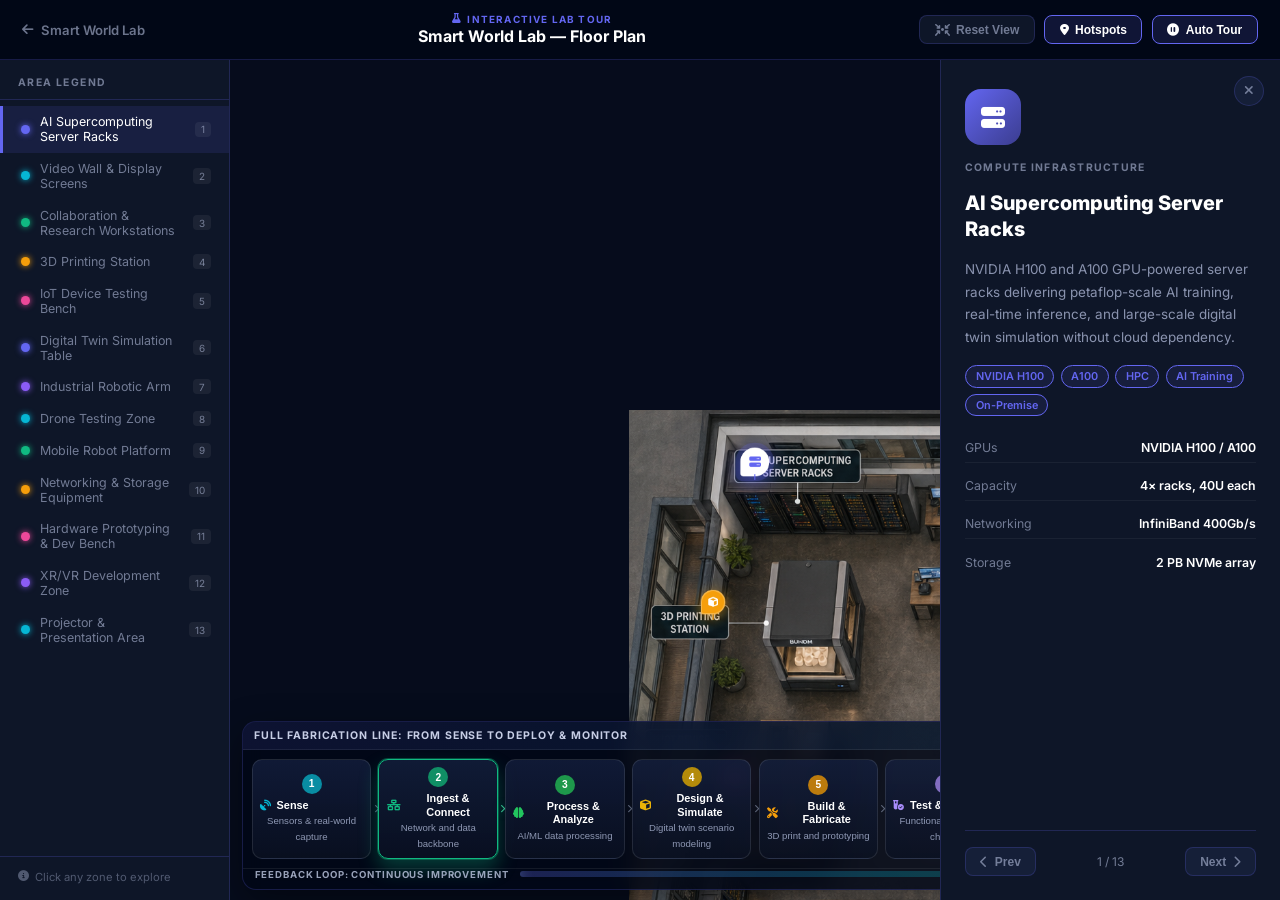
<file: lab-tour/index.html>
<!DOCTYPE html>
<html lang="en">
<head>
  <meta charset="UTF-8" />
  <meta name="viewport" content="width=device-width, initial-scale=1.0" />
  <title>Lab Tour — Smart World Lab | UND</title>
  <link rel="stylesheet" href="https://cdnjs.cloudflare.com/ajax/libs/font-awesome/6.5.0/css/all.min.css" crossorigin="anonymous" />
  <link href="https://fonts.googleapis.com/css2?family=Inter:wght@300;400;500;600;700;800;900&display=swap" rel="stylesheet" />
  <link rel="stylesheet" href="lab-tour.css" />
</head>
<body>

  <!-- ── TOP BAR ── -->
  <header class="lt-header">
    <a class="lt-back" href="../index.html"><i class="fa-solid fa-arrow-left"></i> Smart World Lab</a>
    <div class="lt-header-center">
      <span class="lt-tag"><i class="fa-solid fa-flask"></i> Interactive Lab Tour</span>
      <h1 class="lt-title">Smart World Lab — Floor Plan</h1>
    </div>
    <div class="lt-header-right">
      <button class="lt-btn" id="btnResetView"><i class="fa-solid fa-arrows-to-circle"></i> Reset View</button>
      <button class="lt-btn lt-btn--active" id="btnTogglePins"><i class="fa-solid fa-location-dot"></i> Hotspots</button>
      <button class="lt-btn lt-btn--active" id="btnAutoTour"><i class="fa-solid fa-circle-play"></i> Auto Tour</button>
    </div>
  </header>

  <!-- ── MAIN LAYOUT ── -->
  <main class="lt-main">

    <!-- SIDEBAR LEGEND -->
    <aside class="lt-sidebar" id="sidebar">
      <div class="lt-sidebar-title">Area Legend</div>
      <ul class="lt-legend-list" id="legendList">
        <!-- populated by JS -->
      </ul>
      <div class="lt-sidebar-footer">
        <i class="fa-solid fa-circle-info"></i> Click any zone to explore
      </div>
    </aside>

    <!-- FLOOR PLAN CANVAS -->
    <div class="lt-map-wrap" id="mapWrap">
      <div class="lt-map-inner" id="mapInner">

        <!-- FLOOR PLAN IMAGE — save the attached image as assets/lab-floorplan.jpg -->
        <img
          class="lt-floorplan"
          id="floorplanImg"
          src="assets/Smart World Lab.png"
          alt="Smart World Lab floor plan"
          draggable="false"
        />

        <!-- HOTSPOT PINS — positioned as % of image dimensions -->
        <div class="lt-pins" id="pinsLayer">
          <!-- pins injected by JS -->
        </div>

      </div>

      <!-- PAN / ZOOM HINT -->
      <div class="lt-hint" id="mapHint">
        <i class="fa-solid fa-hand-pointer"></i> Drag to pan &nbsp;·&nbsp;
        <i class="fa-solid fa-magnifying-glass-plus"></i> Scroll to zoom &nbsp;·&nbsp;
        <i class="fa-solid fa-location-dot"></i> Click pin to explore
      </div>

      <!-- ZOOM BUTTONS -->
      <div class="lt-zoom-btns">
        <button class="lt-zoom-btn" id="zoomIn" title="Zoom In"><i class="fa-solid fa-plus"></i></button>
        <button class="lt-zoom-btn" id="zoomOut" title="Zoom Out"><i class="fa-solid fa-minus"></i></button>
      </div>

      <!-- PROCESS MENU (under image style) -->
      <div class="lt-process" id="processMenu">
        <div class="lt-process-head">
          <strong>Full Fabrication Line: From Sense to Deploy &amp; Monitor</strong>
          <span id="processStatus">Auto touring areas...</span>
        </div>
        <div class="lt-process-steps" id="processSteps"></div>
        <div class="lt-feedback-loop">
          <span class="lt-feedback-label">Feedback Loop: Continuous Improvement</span>
          <span class="lt-feedback-track"><span class="lt-feedback-pulse"></span></span>
        </div>
      </div>
    </div>

    <!-- DETAIL PANEL -->
    <div class="lt-detail" id="detailPanel">
      <button class="lt-detail-close" id="detailClose"><i class="fa-solid fa-xmark"></i></button>
      <div class="lt-detail-icon" id="dIcon"></div>
      <div class="lt-detail-zone" id="dZone"></div>
      <h2 class="lt-detail-title" id="dTitle"></h2>
      <p class="lt-detail-desc" id="dDesc"></p>
      <div class="lt-detail-tags" id="dTags"></div>
      <div class="lt-detail-specs" id="dSpecs"></div>
      <div class="lt-detail-nav">
        <button class="lt-nav-btn" id="dPrev"><i class="fa-solid fa-chevron-left"></i> Prev</button>
        <span class="lt-nav-count" id="dCount"></span>
        <button class="lt-nav-btn" id="dNext">Next <i class="fa-solid fa-chevron-right"></i></button>
      </div>
    </div>

  </main>

  <!-- ZONE PULSE OVERLAY (full-screen highlight flash) -->
  <div class="lt-zone-flash" id="zoneFlash"></div>

  <script src="lab-tour.js"></script>
</body>
</html>
</file>
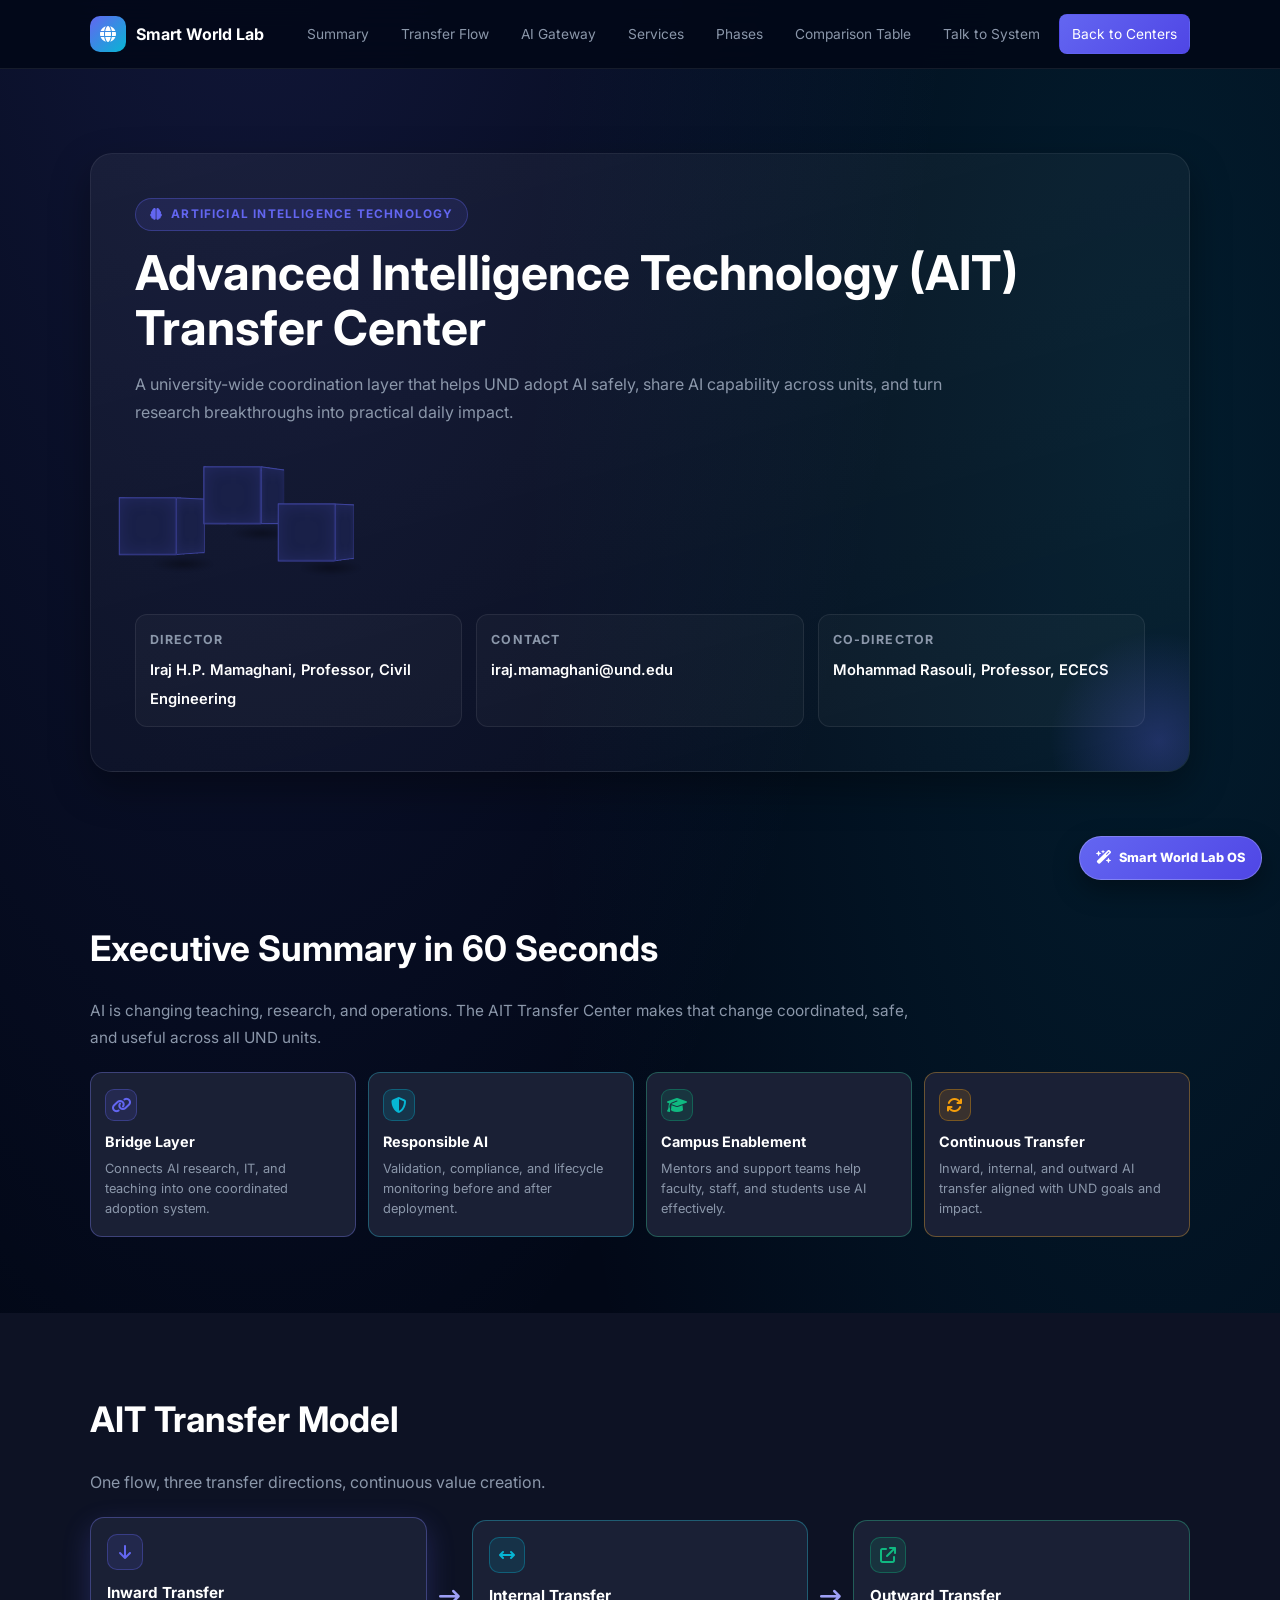
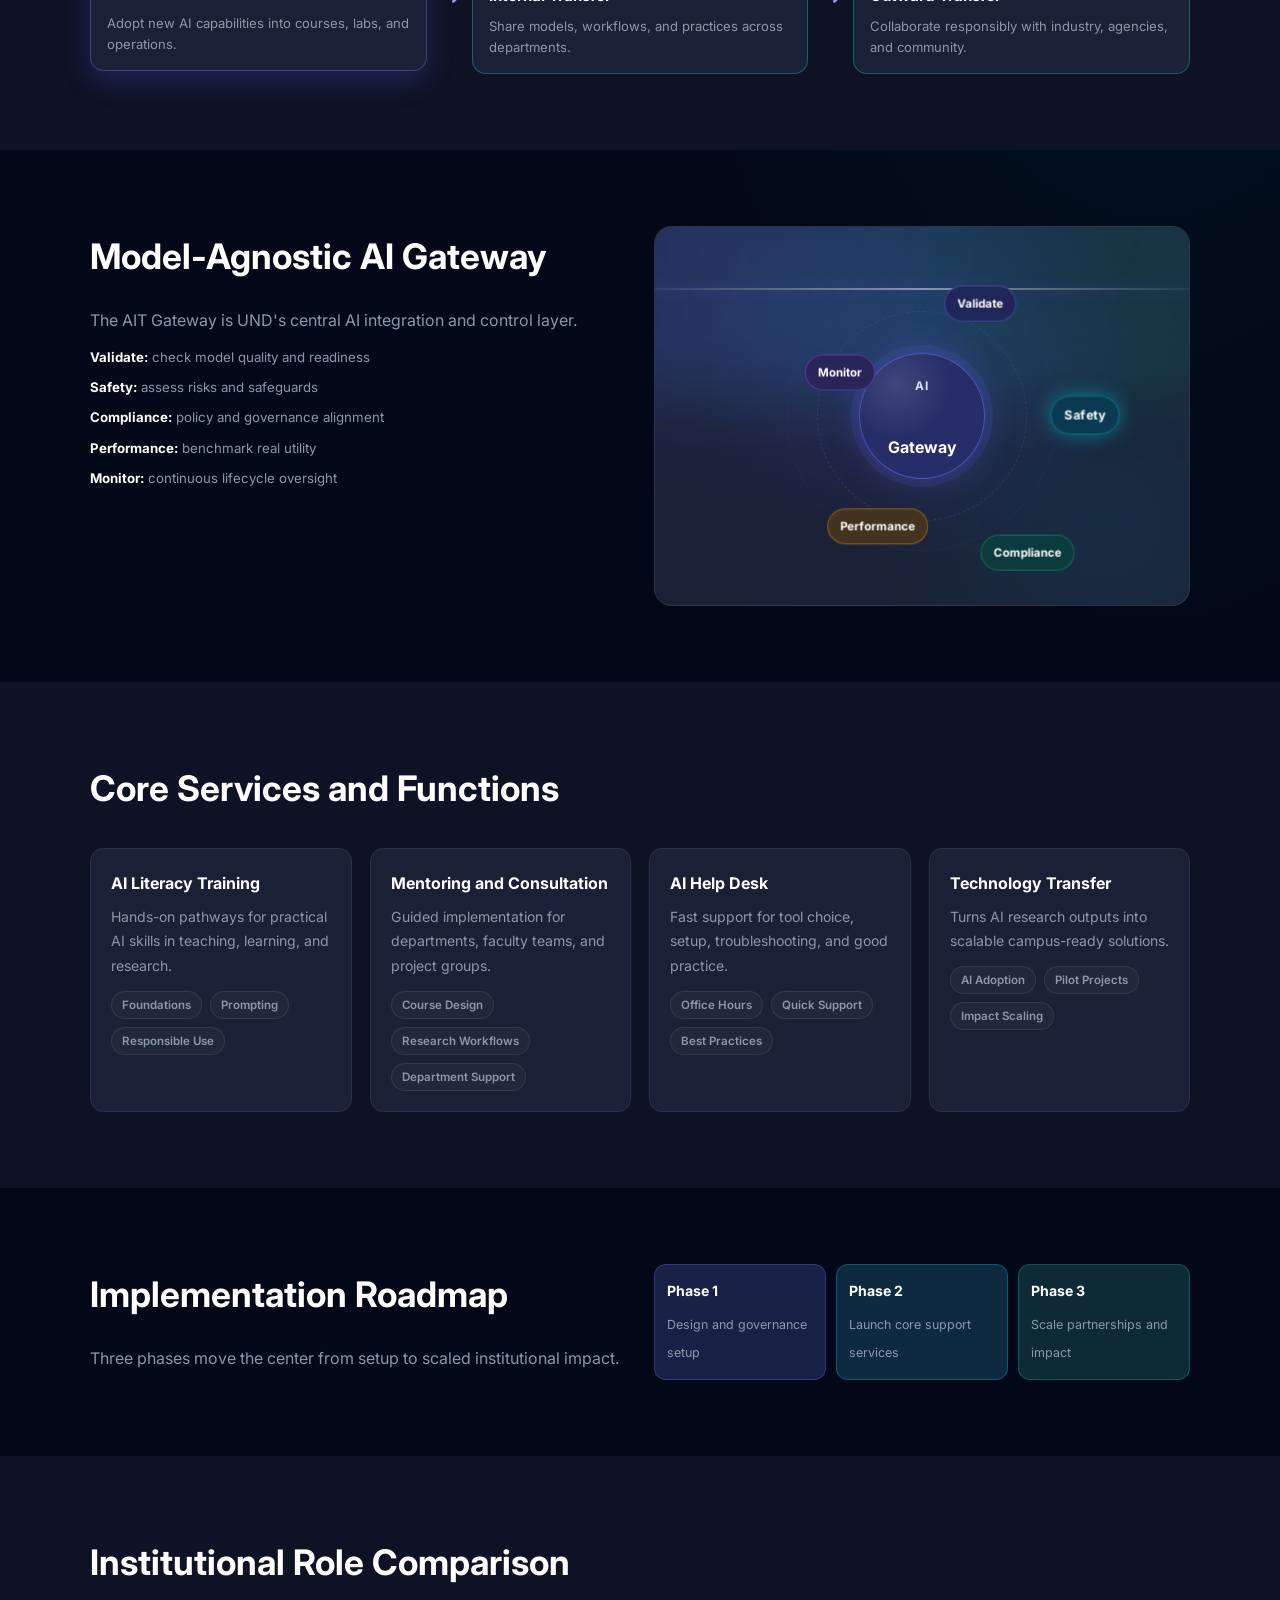
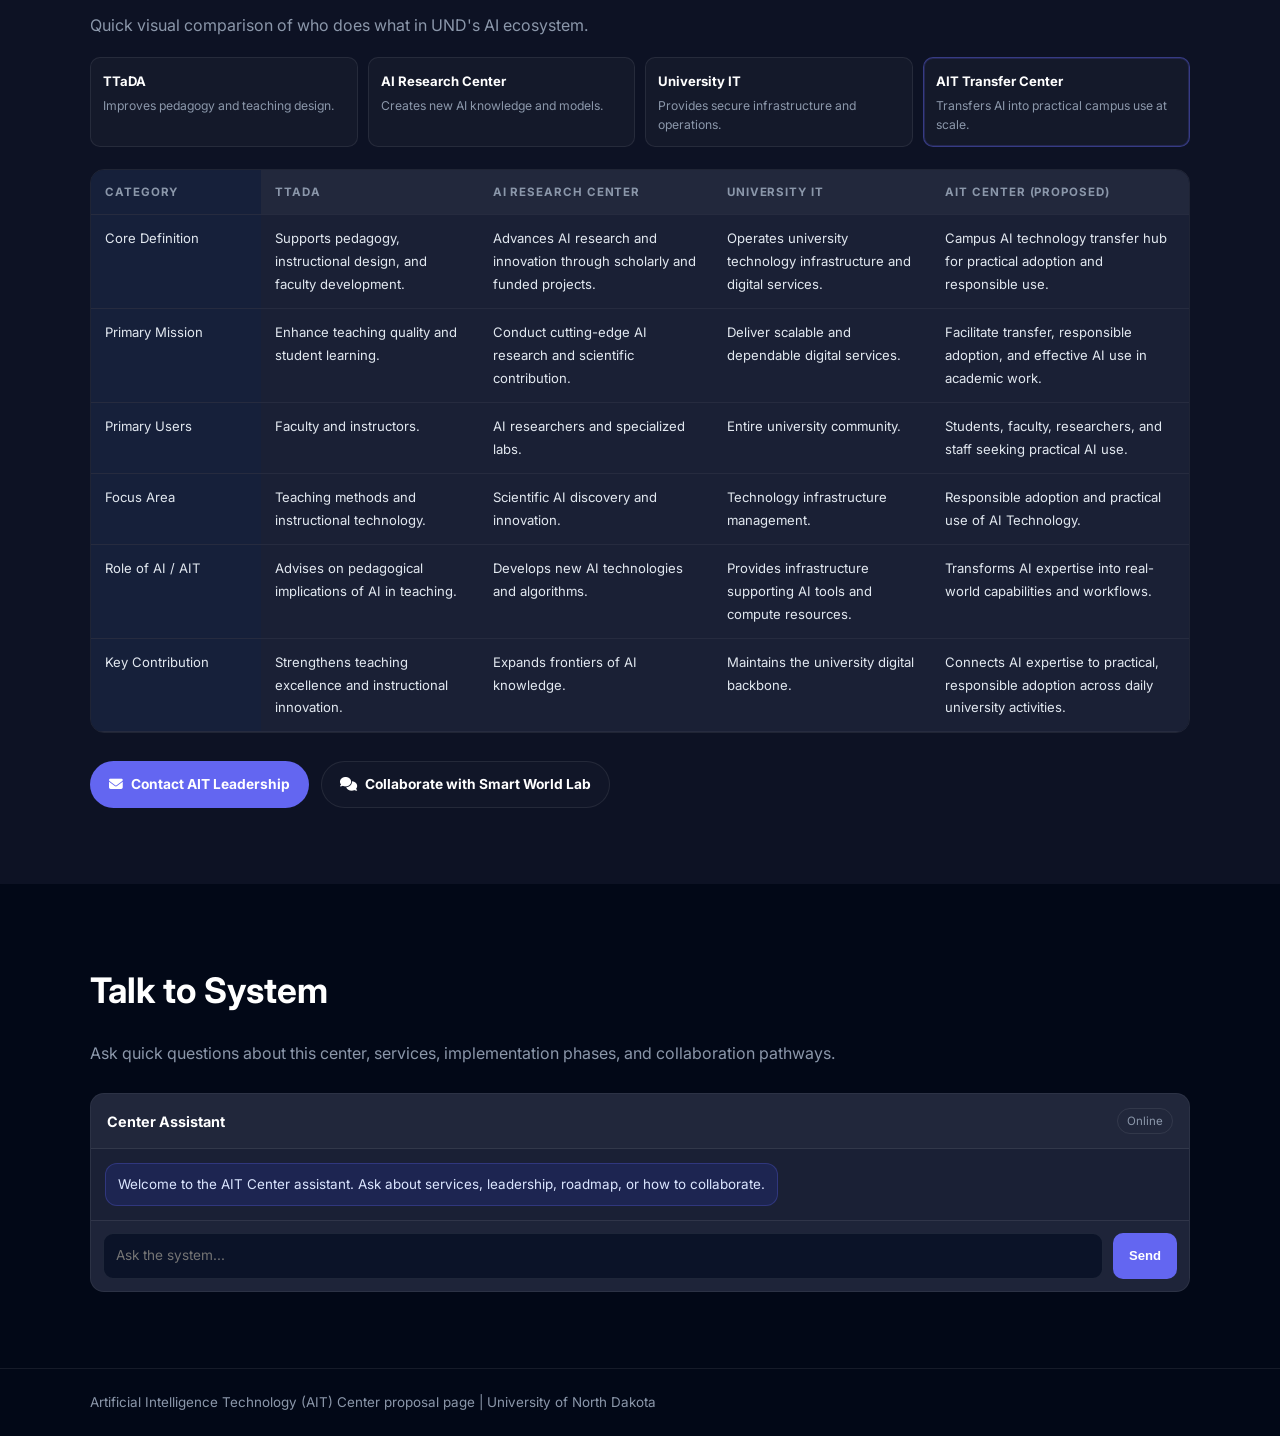
<file: centers/ait-center/index.html>
<!DOCTYPE html>
<html lang="en">
<head>
  <meta charset="UTF-8" />
  <meta name="viewport" content="width=device-width, initial-scale=1.0" />
  <title>AIT Center | Smart World Lab | UND</title>
  <link rel="stylesheet" href="../assets/center.css" />
  <link rel="stylesheet" href="https://cdnjs.cloudflare.com/ajax/libs/font-awesome/6.5.0/css/all.min.css" />
  <link href="https://fonts.googleapis.com/css2?family=Inter:wght@300;400;500;600;700;800;900&display=swap" rel="stylesheet" />
</head>
<body style="--center-accent:#6366f1">
  <nav class="page-nav">
    <div class="container row">
      <a class="brand" href="../../index.html">
        <span class="brand-badge"><i class="fa-solid fa-globe"></i></span>
        <span>Smart World Lab</span>
      </a>
      <div class="nav-links">
        <a href="#summary">Summary</a>
        <a href="#transfer">Transfer Flow</a>
        <a href="#gateway">AI Gateway</a>
        <a href="#services">Services</a>
        <a href="#phases">Phases</a>
        <a href="#table">Comparison Table</a>
        <a href="#assistant">Talk to System</a>
        <a class="nav-home" href="../../index.html#centers">Back to Centers</a>
      </div>
    </div>
  </nav>

  <header class="center-hero">
    <div class="container">
      <div class="hero-box reveal">
        <div class="eyebrow"><i class="fa-solid fa-brain"></i> Artificial Intelligence Technology</div>
        <h1>Advanced Intelligence Technology (AIT) Transfer Center</h1>
        <p class="hero-sub">A university-wide coordination layer that helps UND adopt AI safely, share AI capability across units, and turn research breakthroughs into practical daily impact.</p>
        <div class="hero-3d" aria-hidden="true">
          <div class="obj-scene">
            <div class="obj-cube c1"><span class="face f1"></span><span class="face f2"></span><span class="face f3"></span><span class="face f4"></span><span class="face f5"></span><span class="face f6"></span></div>
            <div class="obj-cube c2"><span class="face f1"></span><span class="face f2"></span><span class="face f3"></span><span class="face f4"></span><span class="face f5"></span><span class="face f6"></span></div>
            <div class="obj-cube c3"><span class="face f1"></span><span class="face f2"></span><span class="face f3"></span><span class="face f4"></span><span class="face f5"></span><span class="face f6"></span></div>
            <span class="obj-shadow s1"></span><span class="obj-shadow s2"></span><span class="obj-shadow s3"></span>
          </div>
        </div>
        <div class="lead-meta">
          <div class="meta-item">
            <strong>Director</strong>
            <span>Iraj H.P. Mamaghani, Professor, Civil Engineering</span>
          </div>
          <div class="meta-item">
            <strong>Contact</strong>
            <a href="mailto:iraj.mamaghani@und.edu">iraj.mamaghani@und.edu</a>
          </div>
          <div class="meta-item">
            <strong>Co-Director</strong>
            <span>Mohammad Rasouli, Professor, ECECS</span>
          </div>
        </div>
      </div>
    </div>
  </header>

  <section class="section" id="summary">
    <div class="container reveal">
      <h2>Executive Summary in 60 Seconds</h2>
      <p class="exec-lead">AI is changing teaching, research, and operations. The AIT Transfer Center makes that change coordinated, safe, and useful across all UND units.</p>

      <div class="exec-grid">
        <article class="exec-card" style="--eclr:#6366f1">
          <i class="fa-solid fa-link"></i>
          <h3>Bridge Layer</h3>
          <p>Connects AI research, IT, and teaching into one coordinated adoption system.</p>
        </article>
        <article class="exec-card" style="--eclr:#06b6d4">
          <i class="fa-solid fa-shield-halved"></i>
          <h3>Responsible AI</h3>
          <p>Validation, compliance, and lifecycle monitoring before and after deployment.</p>
        </article>
        <article class="exec-card" style="--eclr:#10b981">
          <i class="fa-solid fa-graduation-cap"></i>
          <h3>Campus Enablement</h3>
          <p>Mentors and support teams help faculty, staff, and students use AI effectively.</p>
        </article>
        <article class="exec-card" style="--eclr:#f59e0b">
          <i class="fa-solid fa-arrows-rotate"></i>
          <h3>Continuous Transfer</h3>
          <p>Inward, internal, and outward AI transfer aligned with UND goals and impact.</p>
        </article>
      </div>
    </div>
  </section>

  <section class="section alt" id="transfer">
    <div class="container reveal">
      <h2>AIT Transfer Model</h2>
      <p>One flow, three transfer directions, continuous value creation.</p>

      <div class="transfer-flow" data-transfer-flow>
        <article class="tf-node tf-node--active" style="--tfclr:#6366f1" data-tf-node>
          <div class="tf-icon"><i class="fa-solid fa-arrow-down"></i></div>
          <h3>Inward Transfer</h3>
          <p>Adopt new AI capabilities into courses, labs, and operations.</p>
        </article>
        <div class="tf-arrow"><i class="fa-solid fa-arrow-right-long"></i></div>
        <article class="tf-node" style="--tfclr:#06b6d4" data-tf-node>
          <div class="tf-icon"><i class="fa-solid fa-arrows-left-right"></i></div>
          <h3>Internal Transfer</h3>
          <p>Share models, workflows, and practices across departments.</p>
        </article>
        <div class="tf-arrow"><i class="fa-solid fa-arrow-right-long"></i></div>
        <article class="tf-node" style="--tfclr:#10b981" data-tf-node>
          <div class="tf-icon"><i class="fa-solid fa-arrow-up-right-from-square"></i></div>
          <h3>Outward Transfer</h3>
          <p>Collaborate responsibly with industry, agencies, and community.</p>
        </article>
      </div>
    </div>
  </section>

  <section class="section" id="gateway">
    <div class="container reveal two-col">
      <div>
        <h2>Model-Agnostic AI Gateway</h2>
        <p>The AIT Gateway is UND's central AI integration and control layer.</p>
        <ul class="gateway-list">
          <li><strong>Validate:</strong> check model quality and readiness</li>
          <li><strong>Safety:</strong> assess risks and safeguards</li>
          <li><strong>Compliance:</strong> policy and governance alignment</li>
          <li><strong>Performance:</strong> benchmark real utility</li>
          <li><strong>Monitor:</strong> continuous lifecycle oversight</li>
        </ul>
      </div>
      <div class="gateway-orbit" data-gateway-orbit>
        <div class="go-aurora" aria-hidden="true"></div>
        <div class="go-scan" aria-hidden="true"></div>
        <div class="go-orbit go-orbit--inner" aria-hidden="true"></div>
        <div class="go-orbit go-orbit--outer" aria-hidden="true"></div>

        <div class="go-center"><span>AI</span><strong>Gateway</strong></div>

        <div class="go-nodes" aria-hidden="true">
          <div class="go-step go-step--active" style="--ga:0deg;--gclr:#6366f1" data-go-step>Validate</div>
          <div class="go-step" style="--ga:72deg;--gclr:#06b6d4" data-go-step>Safety</div>
          <div class="go-step" style="--ga:144deg;--gclr:#10b981" data-go-step>Compliance</div>
          <div class="go-step" style="--ga:216deg;--gclr:#f59e0b" data-go-step>Performance</div>
          <div class="go-step" style="--ga:288deg;--gclr:#8b5cf6" data-go-step>Monitor</div>
        </div>
      </div>
    </div>
  </section>

  <section class="section alt" id="services">
    <div class="container reveal">
      <h2>Core Services and Functions</h2>
      <div class="cards">
        <article class="card">
          <h3>AI Literacy Training</h3>
          <p>Hands-on pathways for practical AI skills in teaching, learning, and research.</p>
          <ul class="chip-list">
            <li>Foundations</li><li>Prompting</li><li>Responsible Use</li>
          </ul>
        </article>
        <article class="card">
          <h3>Mentoring and Consultation</h3>
          <p>Guided implementation for departments, faculty teams, and project groups.</p>
          <ul class="chip-list">
            <li>Course Design</li><li>Research Workflows</li><li>Department Support</li>
          </ul>
        </article>
        <article class="card">
          <h3>AI Help Desk</h3>
          <p>Fast support for tool choice, setup, troubleshooting, and good practice.</p>
          <ul class="chip-list">
            <li>Office Hours</li><li>Quick Support</li><li>Best Practices</li>
          </ul>
        </article>
        <article class="card">
          <h3>Technology Transfer</h3>
          <p>Turns AI research outputs into scalable campus-ready solutions.</p>
          <ul class="chip-list">
            <li>AI Adoption</li><li>Pilot Projects</li><li>Impact Scaling</li>
          </ul>
        </article>
      </div>
    </div>
  </section>

  <section class="section" id="phases">
    <div class="container two-col reveal">
      <div>
        <h2>Implementation Roadmap</h2>
        <p>Three phases move the center from setup to scaled institutional impact.</p>
      </div>
      <div class="phase-track">
        <article class="phase-pill" style="--pclr:#6366f1">
          <strong>Phase 1</strong>
          <span>Design and governance setup</span>
        </article>
        <article class="phase-pill" style="--pclr:#06b6d4">
          <strong>Phase 2</strong>
          <span>Launch core support services</span>
        </article>
        <article class="phase-pill" style="--pclr:#10b981">
          <strong>Phase 3</strong>
          <span>Scale partnerships and impact</span>
        </article>
      </div>
    </div>
  </section>

  <section class="section alt" id="table">
    <div class="container reveal">
      <h2>Institutional Role Comparison</h2>
      <p>Quick visual comparison of who does what in UND's AI ecosystem.</p>

      <div class="role-snapshots">
        <article class="role-shot"><h3>TTaDA</h3><p>Improves pedagogy and teaching design.</p></article>
        <article class="role-shot"><h3>AI Research Center</h3><p>Creates new AI knowledge and models.</p></article>
        <article class="role-shot"><h3>University IT</h3><p>Provides secure infrastructure and operations.</p></article>
        <article class="role-shot role-shot--focus"><h3>AIT Transfer Center</h3><p>Transfers AI into practical campus use at scale.</p></article>
      </div>

      <div class="table-wrap">
        <table>
          <thead>
            <tr>
              <th>Category</th>
              <th>TTaDA</th>
              <th>AI Research Center</th>
              <th>University IT</th>
              <th>AIT Center (Proposed)</th>
            </tr>
          </thead>
          <tbody>
            <tr>
              <td>Core Definition</td>
              <td>Supports pedagogy, instructional design, and faculty development.</td>
              <td>Advances AI research and innovation through scholarly and funded projects.</td>
              <td>Operates university technology infrastructure and digital services.</td>
              <td>Campus AI technology transfer hub for practical adoption and responsible use.</td>
            </tr>
            <tr>
              <td>Primary Mission</td>
              <td>Enhance teaching quality and student learning.</td>
              <td>Conduct cutting-edge AI research and scientific contribution.</td>
              <td>Deliver scalable and dependable digital services.</td>
              <td>Facilitate transfer, responsible adoption, and effective AI use in academic work.</td>
            </tr>
            <tr>
              <td>Primary Users</td>
              <td>Faculty and instructors.</td>
              <td>AI researchers and specialized labs.</td>
              <td>Entire university community.</td>
              <td>Students, faculty, researchers, and staff seeking practical AI use.</td>
            </tr>
            <tr>
              <td>Focus Area</td>
              <td>Teaching methods and instructional technology.</td>
              <td>Scientific AI discovery and innovation.</td>
              <td>Technology infrastructure management.</td>
              <td>Responsible adoption and practical use of AI Technology.</td>
            </tr>
            <tr>
              <td>Role of AI / AIT</td>
              <td>Advises on pedagogical implications of AI in teaching.</td>
              <td>Develops new AI technologies and algorithms.</td>
              <td>Provides infrastructure supporting AI tools and compute resources.</td>
              <td>Transforms AI expertise into real-world capabilities and workflows.</td>
            </tr>
            <tr>
              <td>Key Contribution</td>
              <td>Strengthens teaching excellence and instructional innovation.</td>
              <td>Expands frontiers of AI knowledge.</td>
              <td>Maintains the university digital backbone.</td>
              <td>Connects AI expertise to practical, responsible adoption across daily university activities.</td>
            </tr>
          </tbody>
        </table>
      </div>

      <div class="cta">
        <a class="btn primary" href="mailto:iraj.mamaghani@und.edu"><i class="fa-solid fa-envelope"></i> Contact AIT Leadership</a>
        <a class="btn ghost" href="../../index.html#contact"><i class="fa-solid fa-comments"></i> Collaborate with Smart World Lab</a>
      </div>
    </div>
  </section>

  <section class="section" id="assistant">
    <div class="container reveal">
      <h2>Talk to System</h2>
      <p>Ask quick questions about this center, services, implementation phases, and collaboration pathways.</p>
      <div class="talk-shell">
        <div class="talk-header">
          <strong>Center Assistant</strong>
          <span class="talk-status">Online</span>
        </div>
        <div class="chat-log" data-chat-log>
          <div class="chat-msg bot">Welcome to the AIT Center assistant. Ask about services, leadership, roadmap, or how to collaborate.</div>
        </div>
        <form class="chat-form" data-chat-form>
          <input type="text" placeholder="Ask the system..." data-chat-input />
          <button type="submit">Send</button>
        </form>
      </div>
    </div>
  </section>

  <footer class="footer">
    <div class="container">Artificial Intelligence Technology (AIT) Center proposal page | University of North Dakota</div>
  </footer>

  <a class="magic-lab-btn" href="https://xtreamsmarx.github.io/SmartWorld/home/home.html" target="_blank" rel="noopener noreferrer">
    <i class="fa-solid fa-wand-magic-sparkles"></i>
    Smart World Lab OS
  </a>

  <script src="../assets/center.js"></script>
</body>
</html>
</file>
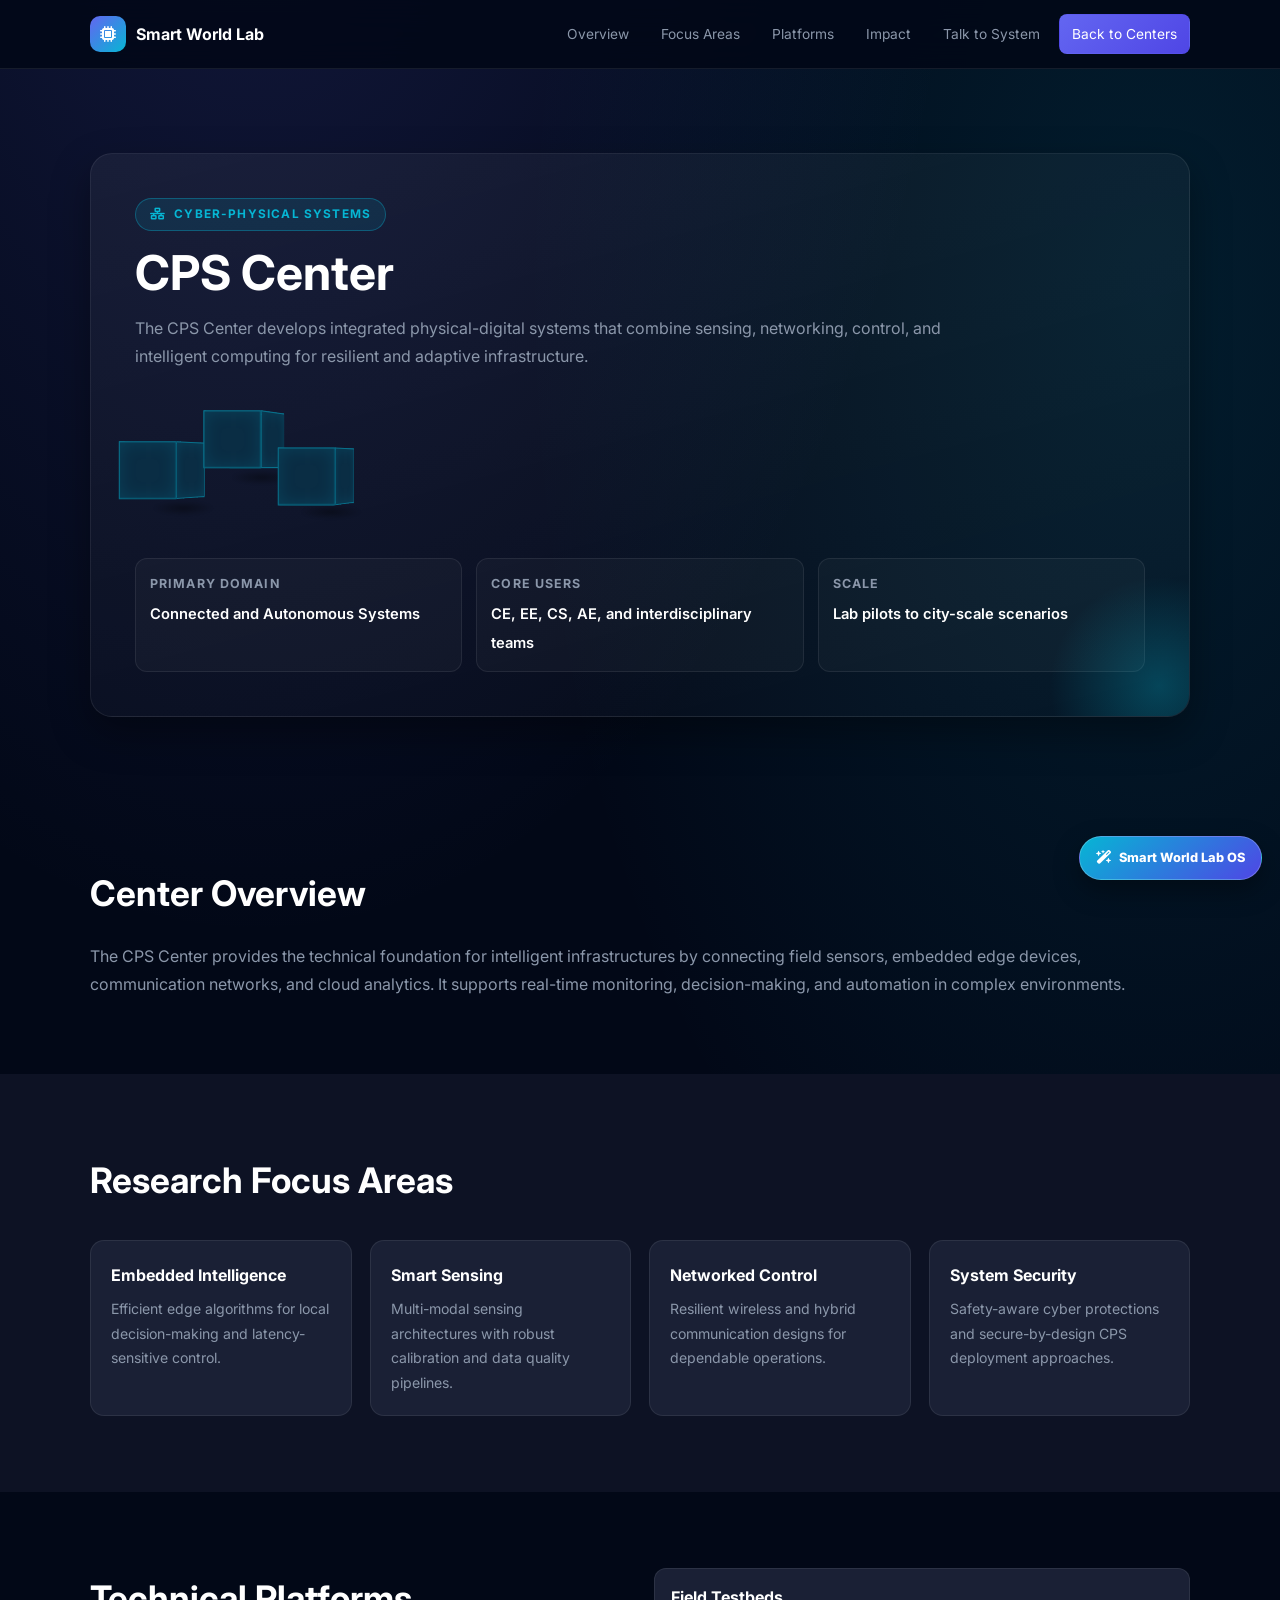
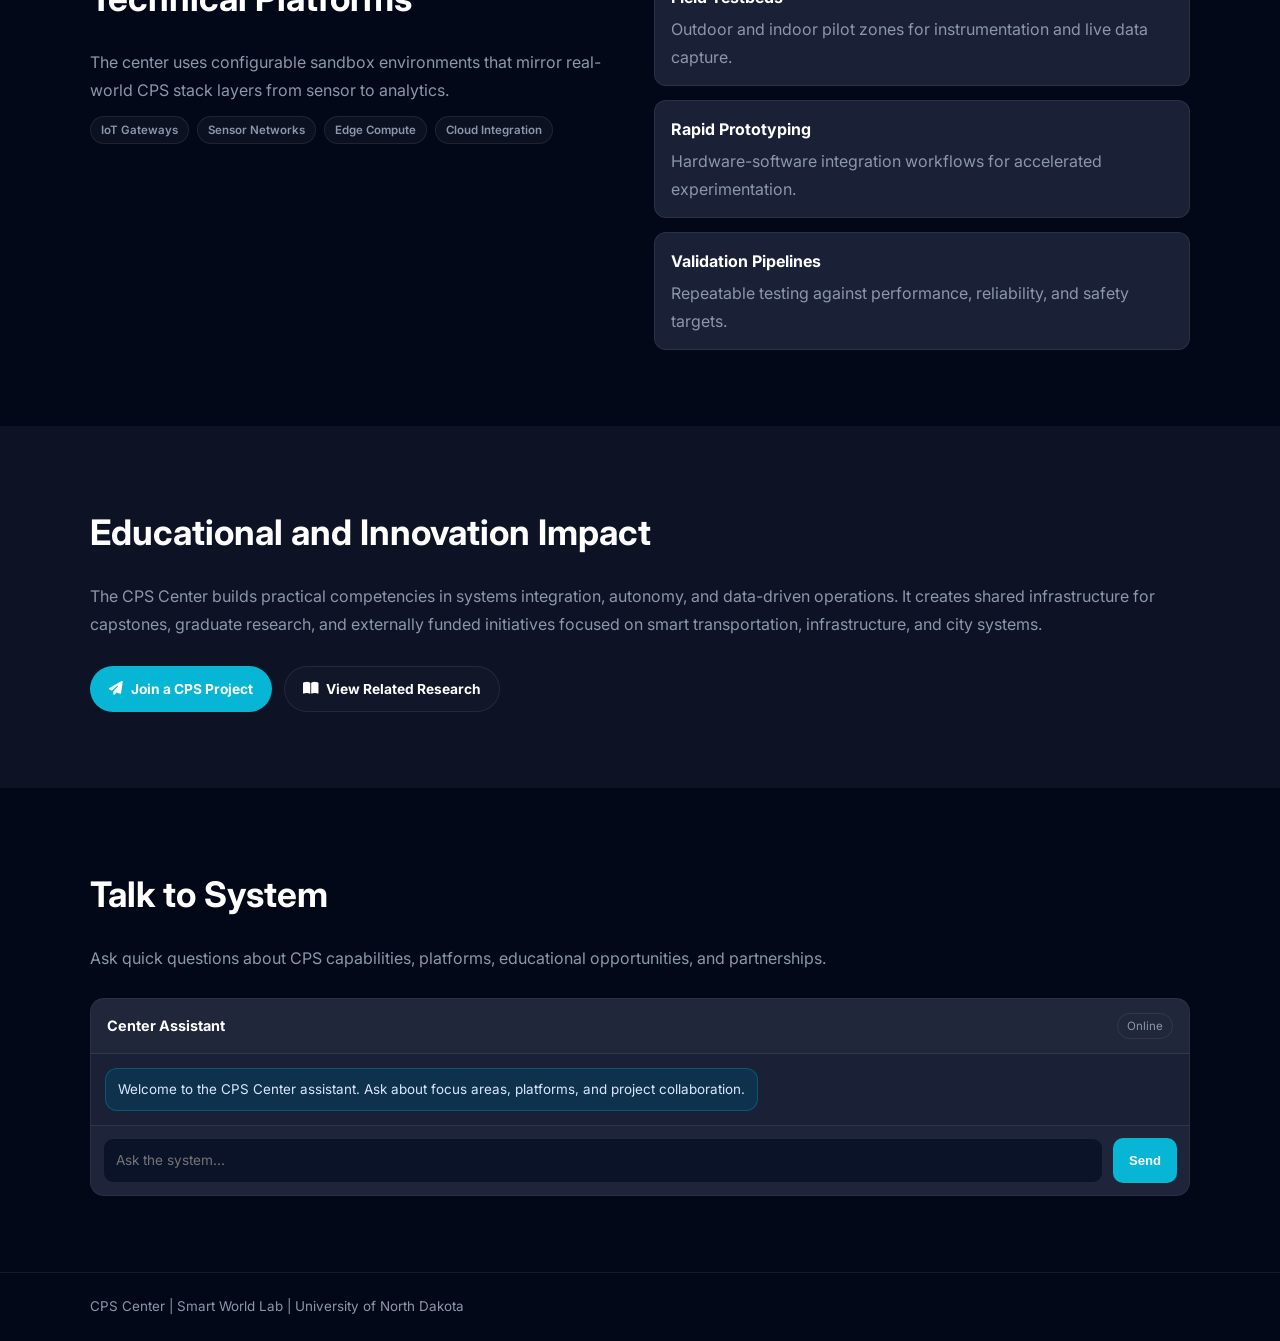
<file: centers/cps-center/index.html>
<!DOCTYPE html>
<html lang="en">
<head>
  <meta charset="UTF-8" />
  <meta name="viewport" content="width=device-width, initial-scale=1.0" />
  <title>CPS Center | Smart World Lab | UND</title>
  <link rel="stylesheet" href="../assets/center.css" />
  <link rel="stylesheet" href="https://cdnjs.cloudflare.com/ajax/libs/font-awesome/6.5.0/css/all.min.css" />
  <link href="https://fonts.googleapis.com/css2?family=Inter:wght@300;400;500;600;700;800;900&display=swap" rel="stylesheet" />
</head>
<body style="--center-accent:#06b6d4">
  <nav class="page-nav">
    <div class="container row">
      <a class="brand" href="../../index.html">
        <span class="brand-badge"><i class="fa-solid fa-microchip"></i></span>
        <span>Smart World Lab</span>
      </a>
      <div class="nav-links">
        <a href="#overview">Overview</a>
        <a href="#focus">Focus Areas</a>
        <a href="#platform">Platforms</a>
        <a href="#impact">Impact</a>
        <a href="#assistant">Talk to System</a>
        <a class="nav-home" href="../../index.html#centers">Back to Centers</a>
      </div>
    </div>
  </nav>

  <header class="center-hero">
    <div class="container">
      <div class="hero-box reveal">
        <div class="eyebrow"><i class="fa-solid fa-network-wired"></i> Cyber-Physical Systems</div>
        <h1>CPS Center</h1>
        <p class="hero-sub">The CPS Center develops integrated physical-digital systems that combine sensing, networking, control, and intelligent computing for resilient and adaptive infrastructure.</p>
        <div class="hero-3d" aria-hidden="true">
          <div class="obj-scene">
            <div class="obj-cube c1"><span class="face f1"></span><span class="face f2"></span><span class="face f3"></span><span class="face f4"></span><span class="face f5"></span><span class="face f6"></span></div>
            <div class="obj-cube c2"><span class="face f1"></span><span class="face f2"></span><span class="face f3"></span><span class="face f4"></span><span class="face f5"></span><span class="face f6"></span></div>
            <div class="obj-cube c3"><span class="face f1"></span><span class="face f2"></span><span class="face f3"></span><span class="face f4"></span><span class="face f5"></span><span class="face f6"></span></div>
            <span class="obj-shadow s1"></span><span class="obj-shadow s2"></span><span class="obj-shadow s3"></span>
          </div>
        </div>
        <div class="lead-meta">
          <div class="meta-item"><strong>Primary Domain</strong><span>Connected and Autonomous Systems</span></div>
          <div class="meta-item"><strong>Core Users</strong><span>CE, EE, CS, AE, and interdisciplinary teams</span></div>
          <div class="meta-item"><strong>Scale</strong><span>Lab pilots to city-scale scenarios</span></div>
        </div>
      </div>
    </div>
  </header>

  <section class="section" id="overview">
    <div class="container reveal">
      <h2>Center Overview</h2>
      <p>The CPS Center provides the technical foundation for intelligent infrastructures by connecting field sensors, embedded edge devices, communication networks, and cloud analytics. It supports real-time monitoring, decision-making, and automation in complex environments.</p>
    </div>
  </section>

  <section class="section alt" id="focus">
    <div class="container reveal">
      <h2>Research Focus Areas</h2>
      <div class="cards">
        <article class="card"><h3>Embedded Intelligence</h3><p>Efficient edge algorithms for local decision-making and latency-sensitive control.</p></article>
        <article class="card"><h3>Smart Sensing</h3><p>Multi-modal sensing architectures with robust calibration and data quality pipelines.</p></article>
        <article class="card"><h3>Networked Control</h3><p>Resilient wireless and hybrid communication designs for dependable operations.</p></article>
        <article class="card"><h3>System Security</h3><p>Safety-aware cyber protections and secure-by-design CPS deployment approaches.</p></article>
      </div>
    </div>
  </section>

  <section class="section" id="platform">
    <div class="container two-col reveal">
      <div>
        <h2>Technical Platforms</h2>
        <p>The center uses configurable sandbox environments that mirror real-world CPS stack layers from sensor to analytics.</p>
        <ul class="chip-list">
          <li>IoT Gateways</li><li>Sensor Networks</li><li>Edge Compute</li><li>Cloud Integration</li>
        </ul>
      </div>
      <div class="timeline">
        <div class="tl-item"><strong>Field Testbeds</strong><p>Outdoor and indoor pilot zones for instrumentation and live data capture.</p></div>
        <div class="tl-item"><strong>Rapid Prototyping</strong><p>Hardware-software integration workflows for accelerated experimentation.</p></div>
        <div class="tl-item"><strong>Validation Pipelines</strong><p>Repeatable testing against performance, reliability, and safety targets.</p></div>
      </div>
    </div>
  </section>

  <section class="section alt" id="impact">
    <div class="container reveal">
      <h2>Educational and Innovation Impact</h2>
      <p>The CPS Center builds practical competencies in systems integration, autonomy, and data-driven operations. It creates shared infrastructure for capstones, graduate research, and externally funded initiatives focused on smart transportation, infrastructure, and city systems.</p>
      <div class="cta">
        <a class="btn primary" href="../../index.html#contact"><i class="fa-solid fa-paper-plane"></i> Join a CPS Project</a>
        <a class="btn ghost" href="../../index.html#research"><i class="fa-solid fa-book-open"></i> View Related Research</a>
      </div>
    </div>
  </section>

  <section class="section" id="assistant">
    <div class="container reveal">
      <h2>Talk to System</h2>
      <p>Ask quick questions about CPS capabilities, platforms, educational opportunities, and partnerships.</p>
      <div class="talk-shell">
        <div class="talk-header">
          <strong>Center Assistant</strong>
          <span class="talk-status">Online</span>
        </div>
        <div class="chat-log" data-chat-log>
          <div class="chat-msg bot">Welcome to the CPS Center assistant. Ask about focus areas, platforms, and project collaboration.</div>
        </div>
        <form class="chat-form" data-chat-form>
          <input type="text" placeholder="Ask the system..." data-chat-input />
          <button type="submit">Send</button>
        </form>
      </div>
    </div>
  </section>

  <footer class="footer"><div class="container">CPS Center | Smart World Lab | University of North Dakota</div></footer>

  <a class="magic-lab-btn" href="https://xtreamsmarx.github.io/SmartWorld/home/home.html" target="_blank" rel="noopener noreferrer">
    <i class="fa-solid fa-wand-magic-sparkles"></i>
    Smart World Lab OS
  </a>

  <script src="../assets/center.js"></script>
</body>
</html>
</file>
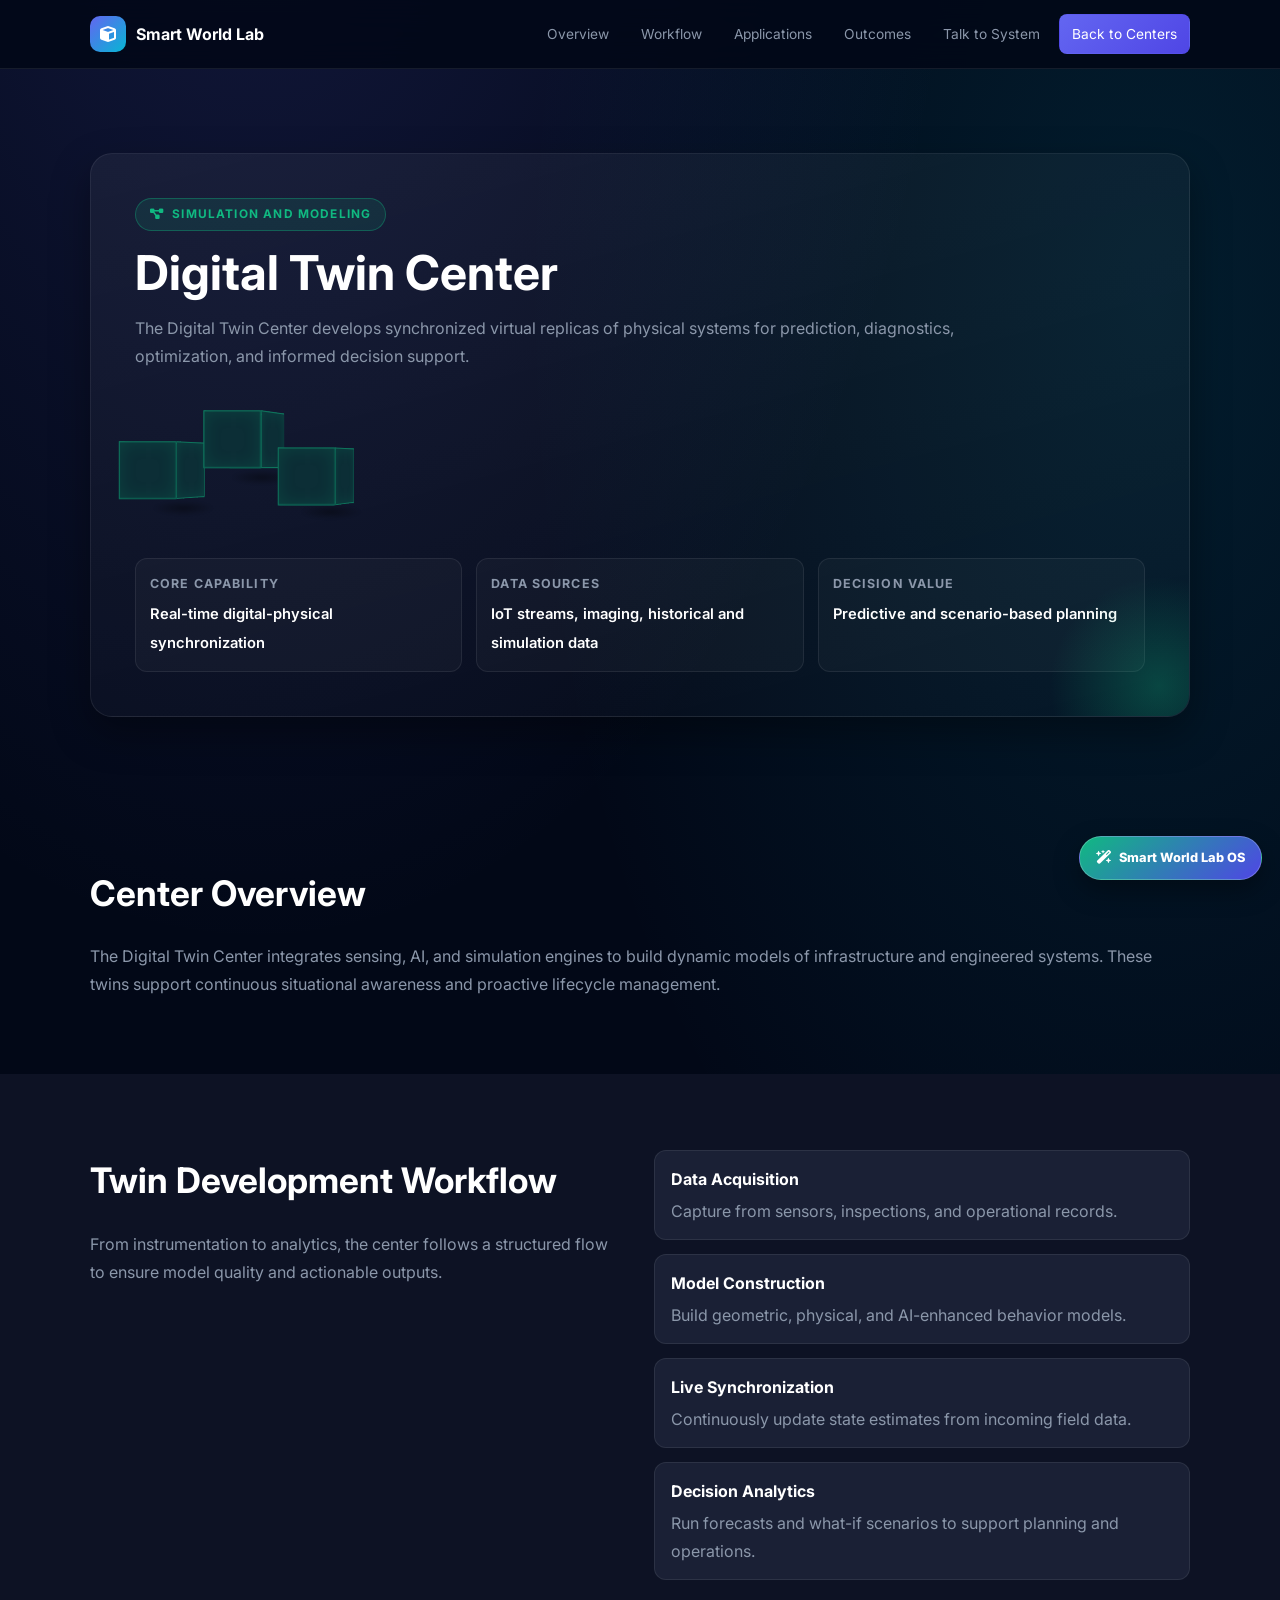
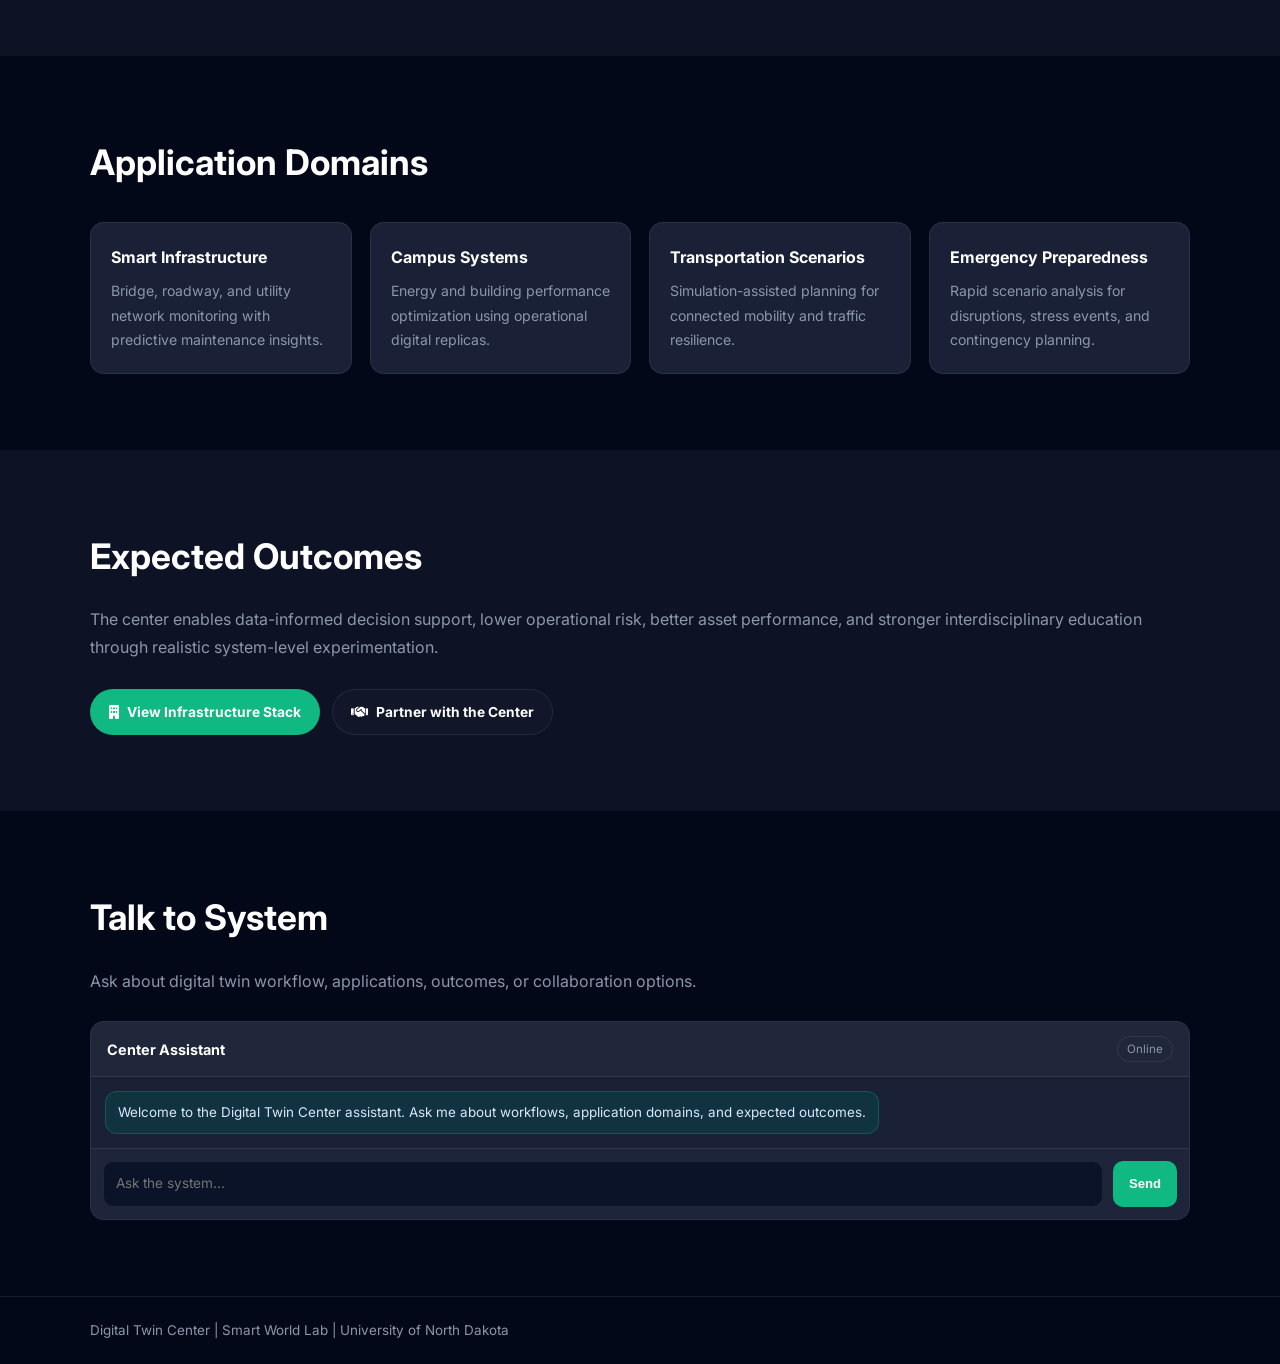
<file: centers/dt-center/index.html>
<!DOCTYPE html>
<html lang="en">
<head>
  <meta charset="UTF-8" />
  <meta name="viewport" content="width=device-width, initial-scale=1.0" />
  <title>Digital Twin Center | Smart World Lab | UND</title>
  <link rel="stylesheet" href="../assets/center.css" />
  <link rel="stylesheet" href="https://cdnjs.cloudflare.com/ajax/libs/font-awesome/6.5.0/css/all.min.css" />
  <link href="https://fonts.googleapis.com/css2?family=Inter:wght@300;400;500;600;700;800;900&display=swap" rel="stylesheet" />
</head>
<body style="--center-accent:#10b981">
  <nav class="page-nav">
    <div class="container row">
      <a class="brand" href="../../index.html">
        <span class="brand-badge"><i class="fa-solid fa-cube"></i></span>
        <span>Smart World Lab</span>
      </a>
      <div class="nav-links">
        <a href="#overview">Overview</a>
        <a href="#workflow">Workflow</a>
        <a href="#applications">Applications</a>
        <a href="#outcomes">Outcomes</a>
        <a href="#assistant">Talk to System</a>
        <a class="nav-home" href="../../index.html#centers">Back to Centers</a>
      </div>
    </div>
  </nav>

  <header class="center-hero">
    <div class="container">
      <div class="hero-box reveal">
        <div class="eyebrow"><i class="fa-solid fa-diagram-project"></i> Simulation and Modeling</div>
        <h1>Digital Twin Center</h1>
        <p class="hero-sub">The Digital Twin Center develops synchronized virtual replicas of physical systems for prediction, diagnostics, optimization, and informed decision support.</p>
        <div class="hero-3d" aria-hidden="true">
          <div class="obj-scene">
            <div class="obj-cube c1"><span class="face f1"></span><span class="face f2"></span><span class="face f3"></span><span class="face f4"></span><span class="face f5"></span><span class="face f6"></span></div>
            <div class="obj-cube c2"><span class="face f1"></span><span class="face f2"></span><span class="face f3"></span><span class="face f4"></span><span class="face f5"></span><span class="face f6"></span></div>
            <div class="obj-cube c3"><span class="face f1"></span><span class="face f2"></span><span class="face f3"></span><span class="face f4"></span><span class="face f5"></span><span class="face f6"></span></div>
            <span class="obj-shadow s1"></span><span class="obj-shadow s2"></span><span class="obj-shadow s3"></span>
          </div>
        </div>
        <div class="lead-meta">
          <div class="meta-item"><strong>Core Capability</strong><span>Real-time digital-physical synchronization</span></div>
          <div class="meta-item"><strong>Data Sources</strong><span>IoT streams, imaging, historical and simulation data</span></div>
          <div class="meta-item"><strong>Decision Value</strong><span>Predictive and scenario-based planning</span></div>
        </div>
      </div>
    </div>
  </header>

  <section class="section" id="overview">
    <div class="container reveal">
      <h2>Center Overview</h2>
      <p>The Digital Twin Center integrates sensing, AI, and simulation engines to build dynamic models of infrastructure and engineered systems. These twins support continuous situational awareness and proactive lifecycle management.</p>
    </div>
  </section>

  <section class="section alt" id="workflow">
    <div class="container two-col reveal">
      <div>
        <h2>Twin Development Workflow</h2>
        <p>From instrumentation to analytics, the center follows a structured flow to ensure model quality and actionable outputs.</p>
      </div>
      <div class="timeline">
        <div class="tl-item"><strong>Data Acquisition</strong><p>Capture from sensors, inspections, and operational records.</p></div>
        <div class="tl-item"><strong>Model Construction</strong><p>Build geometric, physical, and AI-enhanced behavior models.</p></div>
        <div class="tl-item"><strong>Live Synchronization</strong><p>Continuously update state estimates from incoming field data.</p></div>
        <div class="tl-item"><strong>Decision Analytics</strong><p>Run forecasts and what-if scenarios to support planning and operations.</p></div>
      </div>
    </div>
  </section>

  <section class="section" id="applications">
    <div class="container reveal">
      <h2>Application Domains</h2>
      <div class="cards">
        <article class="card"><h3>Smart Infrastructure</h3><p>Bridge, roadway, and utility network monitoring with predictive maintenance insights.</p></article>
        <article class="card"><h3>Campus Systems</h3><p>Energy and building performance optimization using operational digital replicas.</p></article>
        <article class="card"><h3>Transportation Scenarios</h3><p>Simulation-assisted planning for connected mobility and traffic resilience.</p></article>
        <article class="card"><h3>Emergency Preparedness</h3><p>Rapid scenario analysis for disruptions, stress events, and contingency planning.</p></article>
      </div>
    </div>
  </section>

  <section class="section alt" id="outcomes">
    <div class="container reveal">
      <h2>Expected Outcomes</h2>
      <p>The center enables data-informed decision support, lower operational risk, better asset performance, and stronger interdisciplinary education through realistic system-level experimentation.</p>
      <div class="cta">
        <a class="btn primary" href="../../index.html#infrastructure"><i class="fa-solid fa-building"></i> View Infrastructure Stack</a>
        <a class="btn ghost" href="../../index.html#contact"><i class="fa-solid fa-handshake"></i> Partner with the Center</a>
      </div>
    </div>
  </section>

  <section class="section" id="assistant">
    <div class="container reveal">
      <h2>Talk to System</h2>
      <p>Ask about digital twin workflow, applications, outcomes, or collaboration options.</p>
      <div class="talk-shell">
        <div class="talk-header">
          <strong>Center Assistant</strong>
          <span class="talk-status">Online</span>
        </div>
        <div class="chat-log" data-chat-log>
          <div class="chat-msg bot">Welcome to the Digital Twin Center assistant. Ask me about workflows, application domains, and expected outcomes.</div>
        </div>
        <form class="chat-form" data-chat-form>
          <input type="text" placeholder="Ask the system..." data-chat-input />
          <button type="submit">Send</button>
        </form>
      </div>
    </div>
  </section>

  <footer class="footer"><div class="container">Digital Twin Center | Smart World Lab | University of North Dakota</div></footer>

  <a class="magic-lab-btn" href="https://xtreamsmarx.github.io/SmartWorld/home/home.html" target="_blank" rel="noopener noreferrer">
    <i class="fa-solid fa-wand-magic-sparkles"></i>
    Smart World Lab OS
  </a>

  <script src="../assets/center.js"></script>
</body>
</html>
</file>
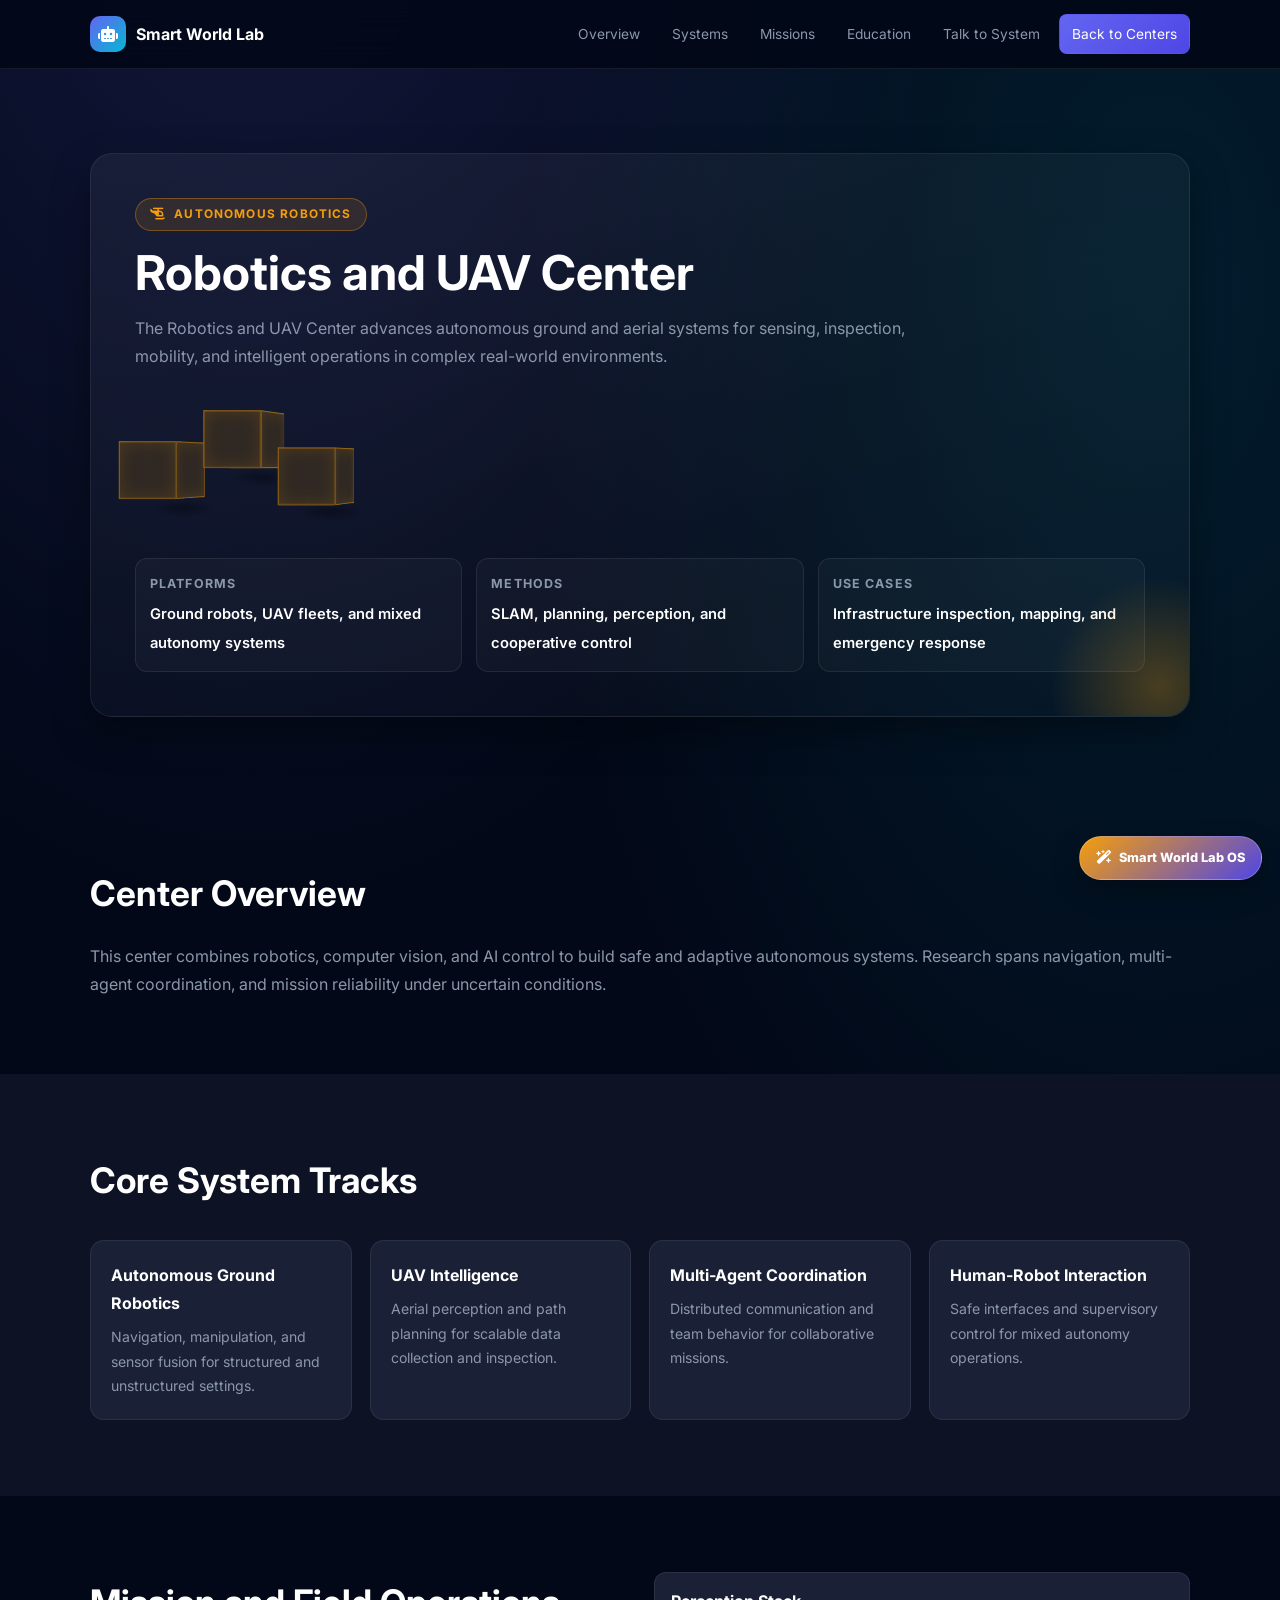
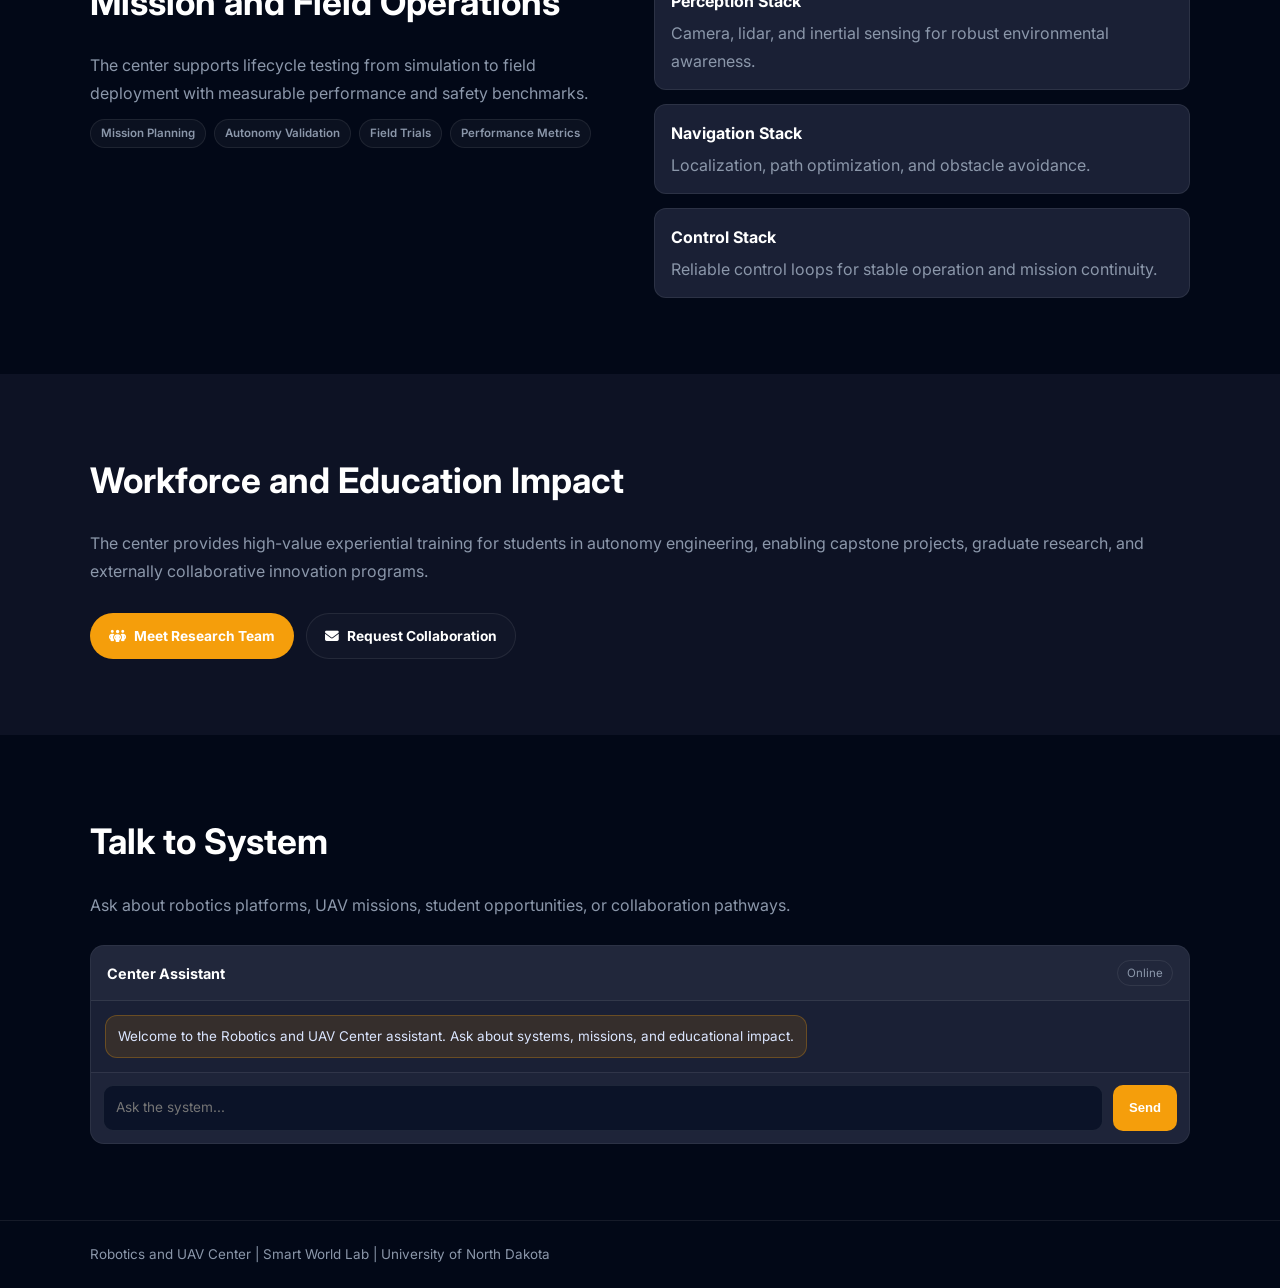
<file: centers/robotics-center/index.html>
<!DOCTYPE html>
<html lang="en">
<head>
  <meta charset="UTF-8" />
  <meta name="viewport" content="width=device-width, initial-scale=1.0" />
  <title>Robotics and UAV Center | Smart World Lab | UND</title>
  <link rel="stylesheet" href="../assets/center.css" />
  <link rel="stylesheet" href="https://cdnjs.cloudflare.com/ajax/libs/font-awesome/6.5.0/css/all.min.css" />
  <link href="https://fonts.googleapis.com/css2?family=Inter:wght@300;400;500;600;700;800;900&display=swap" rel="stylesheet" />
</head>
<body style="--center-accent:#f59e0b">
  <nav class="page-nav">
    <div class="container row">
      <a class="brand" href="../../index.html">
        <span class="brand-badge"><i class="fa-solid fa-robot"></i></span>
        <span>Smart World Lab</span>
      </a>
      <div class="nav-links">
        <a href="#overview">Overview</a>
        <a href="#systems">Systems</a>
        <a href="#missions">Missions</a>
        <a href="#education">Education</a>
        <a href="#assistant">Talk to System</a>
        <a class="nav-home" href="../../index.html#centers">Back to Centers</a>
      </div>
    </div>
  </nav>

  <header class="center-hero">
    <div class="container">
      <div class="hero-box reveal">
        <div class="eyebrow"><i class="fa-solid fa-helicopter"></i> Autonomous Robotics</div>
        <h1>Robotics and UAV Center</h1>
        <p class="hero-sub">The Robotics and UAV Center advances autonomous ground and aerial systems for sensing, inspection, mobility, and intelligent operations in complex real-world environments.</p>
        <div class="hero-3d" aria-hidden="true">
          <div class="obj-scene">
            <div class="obj-cube c1"><span class="face f1"></span><span class="face f2"></span><span class="face f3"></span><span class="face f4"></span><span class="face f5"></span><span class="face f6"></span></div>
            <div class="obj-cube c2"><span class="face f1"></span><span class="face f2"></span><span class="face f3"></span><span class="face f4"></span><span class="face f5"></span><span class="face f6"></span></div>
            <div class="obj-cube c3"><span class="face f1"></span><span class="face f2"></span><span class="face f3"></span><span class="face f4"></span><span class="face f5"></span><span class="face f6"></span></div>
            <span class="obj-shadow s1"></span><span class="obj-shadow s2"></span><span class="obj-shadow s3"></span>
          </div>
        </div>
        <div class="lead-meta">
          <div class="meta-item"><strong>Platforms</strong><span>Ground robots, UAV fleets, and mixed autonomy systems</span></div>
          <div class="meta-item"><strong>Methods</strong><span>SLAM, planning, perception, and cooperative control</span></div>
          <div class="meta-item"><strong>Use Cases</strong><span>Infrastructure inspection, mapping, and emergency response</span></div>
        </div>
      </div>
    </div>
  </header>

  <section class="section" id="overview">
    <div class="container reveal">
      <h2>Center Overview</h2>
      <p>This center combines robotics, computer vision, and AI control to build safe and adaptive autonomous systems. Research spans navigation, multi-agent coordination, and mission reliability under uncertain conditions.</p>
    </div>
  </section>

  <section class="section alt" id="systems">
    <div class="container reveal">
      <h2>Core System Tracks</h2>
      <div class="cards">
        <article class="card"><h3>Autonomous Ground Robotics</h3><p>Navigation, manipulation, and sensor fusion for structured and unstructured settings.</p></article>
        <article class="card"><h3>UAV Intelligence</h3><p>Aerial perception and path planning for scalable data collection and inspection.</p></article>
        <article class="card"><h3>Multi-Agent Coordination</h3><p>Distributed communication and team behavior for collaborative missions.</p></article>
        <article class="card"><h3>Human-Robot Interaction</h3><p>Safe interfaces and supervisory control for mixed autonomy operations.</p></article>
      </div>
    </div>
  </section>

  <section class="section" id="missions">
    <div class="container two-col reveal">
      <div>
        <h2>Mission and Field Operations</h2>
        <p>The center supports lifecycle testing from simulation to field deployment with measurable performance and safety benchmarks.</p>
        <ul class="chip-list">
          <li>Mission Planning</li><li>Autonomy Validation</li><li>Field Trials</li><li>Performance Metrics</li>
        </ul>
      </div>
      <div class="timeline">
        <div class="tl-item"><strong>Perception Stack</strong><p>Camera, lidar, and inertial sensing for robust environmental awareness.</p></div>
        <div class="tl-item"><strong>Navigation Stack</strong><p>Localization, path optimization, and obstacle avoidance.</p></div>
        <div class="tl-item"><strong>Control Stack</strong><p>Reliable control loops for stable operation and mission continuity.</p></div>
      </div>
    </div>
  </section>

  <section class="section alt" id="education">
    <div class="container reveal">
      <h2>Workforce and Education Impact</h2>
      <p>The center provides high-value experiential training for students in autonomy engineering, enabling capstone projects, graduate research, and externally collaborative innovation programs.</p>
      <div class="cta">
        <a class="btn primary" href="../../index.html#team"><i class="fa-solid fa-people-group"></i> Meet Research Team</a>
        <a class="btn ghost" href="../../index.html#contact"><i class="fa-solid fa-envelope"></i> Request Collaboration</a>
      </div>
    </div>
  </section>

  <section class="section" id="assistant">
    <div class="container reveal">
      <h2>Talk to System</h2>
      <p>Ask about robotics platforms, UAV missions, student opportunities, or collaboration pathways.</p>
      <div class="talk-shell">
        <div class="talk-header">
          <strong>Center Assistant</strong>
          <span class="talk-status">Online</span>
        </div>
        <div class="chat-log" data-chat-log>
          <div class="chat-msg bot">Welcome to the Robotics and UAV Center assistant. Ask about systems, missions, and educational impact.</div>
        </div>
        <form class="chat-form" data-chat-form>
          <input type="text" placeholder="Ask the system..." data-chat-input />
          <button type="submit">Send</button>
        </form>
      </div>
    </div>
  </section>

  <footer class="footer"><div class="container">Robotics and UAV Center | Smart World Lab | University of North Dakota</div></footer>

  <a class="magic-lab-btn" href="https://xtreamsmarx.github.io/SmartWorld/home/home.html" target="_blank" rel="noopener noreferrer">
    <i class="fa-solid fa-wand-magic-sparkles"></i>
    Smart World Lab OS
  </a>

  <script src="../assets/center.js"></script>
</body>
</html>
</file>
<file: lab-tour/lab-tour.css>
/* ═══════════════════════════════════════════════════
   Smart World Lab — Interactive Lab Tour
   lab-tour/lab-tour.css
═══════════════════════════════════════════════════ */

*, *::before, *::after { box-sizing: border-box; margin: 0; padding: 0; }

:root {
  --bg:        #020817;
  --surface:   #0e1628;
  --surface2:  #151f38;
  --border:    rgba(99,102,241,0.22);
  --primary:   #6366f1;
  --cyan:      #06b6d4;
  --green:     #10b981;
  --amber:     #f59e0b;
  --pink:      #ec4899;
  --purple:    #8b5cf6;
  --red:       #ef4444;
  --text:      #e2e8f0;
  --muted:     rgba(180,190,220,0.6);
  --header-h:  60px;
  --sidebar-w: 230px;
  --detail-w:  340px;
}

html, body {
  height: 100%;
  background: var(--bg);
  color: var(--text);
  font-family: 'Inter', sans-serif;
  overflow: hidden;
}

/* ── HEADER ── */
.lt-header {
  position: fixed;
  top: 0; left: 0; right: 0;
  height: var(--header-h);
  background: rgba(2,8,23,0.9);
  backdrop-filter: blur(14px);
  border-bottom: 1px solid var(--border);
  display: flex;
  align-items: center;
  justify-content: space-between;
  padding: 0 1.4rem;
  z-index: 100;
  gap: 1rem;
}
.lt-back {
  display: flex;
  align-items: center;
  gap: 0.45rem;
  color: var(--muted);
  text-decoration: none;
  font-size: 0.82rem;
  font-weight: 600;
  transition: color 0.2s;
  white-space: nowrap;
}
.lt-back:hover { color: #fff; }
.lt-header-center {
  display: flex;
  flex-direction: column;
  align-items: center;
  gap: 0.1rem;
}
.lt-tag {
  font-size: 0.62rem;
  font-weight: 700;
  letter-spacing: 0.12em;
  text-transform: uppercase;
  color: var(--primary);
  display: flex;
  align-items: center;
  gap: 0.35rem;
}
.lt-title {
  font-size: 1rem;
  font-weight: 700;
  color: #fff;
  white-space: nowrap;
}
.lt-header-right {
  display: flex;
  align-items: center;
  gap: 0.6rem;
}
.lt-btn {
  display: flex;
  align-items: center;
  gap: 0.4rem;
  padding: 0.4rem 0.9rem;
  border-radius: 8px;
  border: 1px solid var(--border);
  background: var(--surface);
  color: var(--muted);
  font-size: 0.75rem;
  font-weight: 600;
  cursor: pointer;
  transition: all 0.2s;
  white-space: nowrap;
}
.lt-btn:hover, .lt-btn--active {
  border-color: var(--primary);
  color: #fff;
  background: rgba(99,102,241,0.15);
}

/* ── MAIN LAYOUT ── */
.lt-main {
  position: fixed;
  top: var(--header-h);
  left: 0; right: 0; bottom: 0;
  display: grid;
  grid-template-columns: var(--sidebar-w) 1fr;
  grid-template-rows: 1fr;
}

/* ── SIDEBAR ── */
.lt-sidebar {
  background: var(--surface);
  border-right: 1px solid var(--border);
  overflow-y: auto;
  display: flex;
  flex-direction: column;
  gap: 0;
  padding-bottom: 1rem;
}
.lt-sidebar::-webkit-scrollbar { width: 4px; }
.lt-sidebar::-webkit-scrollbar-track { background: transparent; }
.lt-sidebar::-webkit-scrollbar-thumb { background: rgba(99,102,241,0.3); border-radius: 4px; }
.lt-sidebar-title {
  padding: 1rem 1.1rem 0.6rem;
  font-size: 0.65rem;
  font-weight: 700;
  letter-spacing: 0.14em;
  text-transform: uppercase;
  color: var(--muted);
  border-bottom: 1px solid var(--border);
  margin-bottom: 0.4rem;
}
.lt-legend-list {
  list-style: none;
  flex: 1;
}
.lt-legend-item {
  display: flex;
  align-items: center;
  gap: 0.65rem;
  padding: 0.52rem 1.1rem;
  cursor: pointer;
  border-left: 3px solid transparent;
  transition: all 0.18s;
  font-size: 0.78rem;
  color: var(--muted);
}
.lt-legend-item:hover {
  background: rgba(99,102,241,0.07);
  color: #fff;
  border-left-color: var(--primary);
}
.lt-legend-item.active {
  background: rgba(99,102,241,0.12);
  color: #fff;
  border-left-color: var(--primary);
}
.lt-legend-dot {
  width: 9px;
  height: 9px;
  border-radius: 50%;
  flex-shrink: 0;
  background: var(--dot-clr, var(--primary));
  box-shadow: 0 0 6px var(--dot-clr, var(--primary));
}
.lt-legend-num {
  margin-left: auto;
  font-size: 0.62rem;
  background: rgba(255,255,255,0.06);
  border-radius: 4px;
  padding: 0.1rem 0.4rem;
  color: var(--muted);
}
.lt-sidebar-footer {
  padding: 0.8rem 1.1rem 0;
  font-size: 0.7rem;
  color: rgba(180,190,220,0.4);
  display: flex;
  align-items: center;
  gap: 0.4rem;
  border-top: 1px solid var(--border);
  margin-top: 0.4rem;
}

/* ── MAP WRAP ── */
.lt-map-wrap {
  position: relative;
  overflow: hidden;
  background: #060c1c;
  cursor: grab;
  user-select: none;
}
.lt-map-wrap:active { cursor: grabbing; }
.lt-map-inner {
  position: absolute;
  top: 0; left: 0;
  transform-origin: 0 0;
  will-change: transform;
}
.lt-floorplan {
  display: block;
  max-width: none;
  pointer-events: none;
}
.lt-hint {
  position: absolute;
  bottom: 14px;
  left: 50%;
  transform: translateX(-50%);
  background: rgba(2,8,23,0.78);
  backdrop-filter: blur(8px);
  border: 1px solid var(--border);
  color: var(--muted);
  font-size: 0.7rem;
  padding: 0.4rem 1rem;
  border-radius: 20px;
  white-space: nowrap;
  pointer-events: none;
  transition: opacity 0.4s;
}
.lt-hint.hidden { opacity: 0; }

/* ── HOTSPOT PINS ── */
.lt-pins {
  position: absolute;
  inset: 0;
  pointer-events: none;
}
.lt-pin {
  position: absolute;
  pointer-events: all;
  transform: translate(-50%, -100%);
  cursor: pointer;
  z-index: 10;
}
.lt-pin-inner {
  display: flex;
  flex-direction: column;
  align-items: center;
  gap: 0;
  animation: pinDrop 0.5s cubic-bezier(0.34,1.56,0.64,1) both;
}
.lt-pin-inner:hover .lt-pin-bubble { opacity: 1; transform: translateY(-4px) scale(1.05); }
.lt-pin-icon {
  width: 36px;
  height: 36px;
  border-radius: 50% 50% 50% 4px;
  background: var(--pin-clr, var(--primary));
  border: 2.5px solid rgba(255,255,255,0.25);
  display: flex;
  align-items: center;
  justify-content: center;
  font-size: 0.9rem;
  color: #fff;
  box-shadow: 0 4px 20px color-mix(in srgb, var(--pin-clr, var(--primary)) 60%, transparent),
              0 0 0 0 var(--pin-clr, var(--primary));
  transition: box-shadow 0.25s, transform 0.2s;
  animation: pinPulse 3s ease-in-out infinite;
}
.lt-pin:hover .lt-pin-icon,
.lt-pin.active .lt-pin-icon {
  transform: scale(1.18);
  box-shadow: 0 6px 28px color-mix(in srgb, var(--pin-clr, var(--primary)) 80%, transparent),
              0 0 0 6px color-mix(in srgb, var(--pin-clr, var(--primary)) 20%, transparent);
  animation: none;
}
.lt-pin.active .lt-pin-icon {
  background: #fff;
  color: var(--pin-clr, var(--primary));
}
.lt-pin-tip {
  width: 2px;
  height: 8px;
  background: var(--pin-clr, var(--primary));
  opacity: 0.7;
}
/* small label shown on hover */
.lt-pin-bubble {
  position: absolute;
  bottom: calc(100% + 4px);
  left: 50%;
  transform: translateX(-50%);
  background: rgba(10,15,36,0.92);
  border: 1px solid color-mix(in srgb, var(--pin-clr, var(--primary)) 50%, transparent);
  color: #fff;
  font-size: 0.62rem;
  font-weight: 600;
  padding: 0.25rem 0.6rem;
  border-radius: 5px;
  white-space: nowrap;
  opacity: 0;
  transition: opacity 0.18s, transform 0.18s;
  pointer-events: none;
}

@keyframes pinDrop {
  from { opacity: 0; transform: translateY(-24px) scale(0.6); }
  to   { opacity: 1; transform: translateY(0) scale(1); }
}
@keyframes pinPulse {
  0%, 100% { box-shadow: 0 4px 20px color-mix(in srgb, var(--pin-clr,var(--primary)) 60%, transparent), 0 0 0 0 color-mix(in srgb, var(--pin-clr,var(--primary)) 40%, transparent); }
  50%       { box-shadow: 0 4px 28px color-mix(in srgb, var(--pin-clr,var(--primary)) 70%, transparent), 0 0 0 8px color-mix(in srgb, var(--pin-clr,var(--primary)) 0%, transparent); }
}

/* staggered entrance delay */
.lt-pin:nth-child(1)  .lt-pin-inner { animation-delay: 0.05s; }
.lt-pin:nth-child(2)  .lt-pin-inner { animation-delay: 0.10s; }
.lt-pin:nth-child(3)  .lt-pin-inner { animation-delay: 0.15s; }
.lt-pin:nth-child(4)  .lt-pin-inner { animation-delay: 0.20s; }
.lt-pin:nth-child(5)  .lt-pin-inner { animation-delay: 0.25s; }
.lt-pin:nth-child(6)  .lt-pin-inner { animation-delay: 0.30s; }
.lt-pin:nth-child(7)  .lt-pin-inner { animation-delay: 0.35s; }
.lt-pin:nth-child(8)  .lt-pin-inner { animation-delay: 0.40s; }
.lt-pin:nth-child(9)  .lt-pin-inner { animation-delay: 0.45s; }
.lt-pin:nth-child(10) .lt-pin-inner { animation-delay: 0.50s; }
.lt-pin:nth-child(11) .lt-pin-inner { animation-delay: 0.55s; }
.lt-pin:nth-child(12) .lt-pin-inner { animation-delay: 0.60s; }
.lt-pin:nth-child(13) .lt-pin-inner { animation-delay: 0.65s; }

/* ── DETAIL PANEL ── */
.lt-detail {
  position: fixed;
  top: var(--header-h);
  right: 0;
  width: var(--detail-w);
  height: calc(100vh - var(--header-h));
  background: var(--surface);
  border-left: 1px solid var(--border);
  padding: 1.8rem 1.5rem 1.5rem;
  display: flex;
  flex-direction: column;
  gap: 1rem;
  transform: translateX(100%);
  transition: transform 0.35s cubic-bezier(0.4,0,0.2,1);
  overflow-y: auto;
  z-index: 50;
}
.lt-detail.open {
  transform: translateX(0);
}
.lt-detail-close {
  position: absolute;
  top: 1rem; right: 1rem;
  width: 30px; height: 30px;
  border-radius: 50%;
  border: 1px solid var(--border);
  background: var(--surface2);
  color: var(--muted);
  cursor: pointer;
  display: flex;
  align-items: center;
  justify-content: center;
  font-size: 0.8rem;
  transition: all 0.18s;
}
.lt-detail-close:hover { border-color: var(--primary); color: #fff; }
.lt-detail-icon {
  width: 56px;
  height: 56px;
  border-radius: 16px;
  display: flex;
  align-items: center;
  justify-content: center;
  font-size: 1.5rem;
  color: #fff;
  flex-shrink: 0;
  animation: iconPop 0.4s cubic-bezier(0.34,1.56,0.64,1) both;
}
@keyframes iconPop {
  from { transform: scale(0.5) rotate(-10deg); opacity: 0; }
  to   { transform: scale(1) rotate(0); opacity: 1; }
}
.lt-detail-zone {
  font-size: 0.65rem;
  font-weight: 700;
  letter-spacing: 0.12em;
  text-transform: uppercase;
  color: var(--muted);
}
.lt-detail-title {
  font-size: 1.25rem;
  font-weight: 800;
  color: #fff;
  line-height: 1.3;
  animation: slideUp 0.35s ease both;
}
.lt-detail-desc {
  font-size: 0.84rem;
  color: rgba(180,190,220,0.75);
  line-height: 1.7;
  animation: slideUp 0.35s 0.05s ease both;
}
@keyframes slideUp {
  from { opacity: 0; transform: translateY(12px); }
  to   { opacity: 1; transform: translateY(0); }
}
.lt-detail-tags {
  display: flex;
  flex-wrap: wrap;
  gap: 0.4rem;
  animation: slideUp 0.35s 0.1s ease both;
}
.lt-tag-chip {
  font-size: 0.68rem;
  font-weight: 600;
  padding: 0.2rem 0.6rem;
  border-radius: 20px;
  border: 1px solid var(--chip-clr, var(--border));
  color: var(--chip-clr, var(--muted));
  background: color-mix(in srgb, var(--chip-clr, var(--primary)) 10%, transparent);
}
.lt-detail-specs {
  display: flex;
  flex-direction: column;
  gap: 0.5rem;
  animation: slideUp 0.35s 0.15s ease both;
}
.lt-spec-row {
  display: flex;
  justify-content: space-between;
  align-items: center;
  font-size: 0.77rem;
  padding: 0.45rem 0;
  border-bottom: 1px solid rgba(255,255,255,0.05);
}
.lt-spec-row:last-child { border-bottom: none; }
.lt-spec-key { color: var(--muted); }
.lt-spec-val { font-weight: 600; color: #fff; }

.lt-detail-nav {
  display: flex;
  align-items: center;
  justify-content: space-between;
  margin-top: auto;
  padding-top: 1rem;
  border-top: 1px solid var(--border);
}
.lt-nav-btn {
  display: flex;
  align-items: center;
  gap: 0.4rem;
  padding: 0.4rem 0.9rem;
  border-radius: 8px;
  border: 1px solid var(--border);
  background: var(--surface2);
  color: var(--muted);
  font-size: 0.75rem;
  font-weight: 600;
  cursor: pointer;
  transition: all 0.18s;
}
.lt-nav-btn:hover { border-color: var(--primary); color: #fff; }
.lt-nav-count {
  font-size: 0.75rem;
  color: var(--muted);
}

/* ── ZONE FLASH ── */
.lt-zone-flash {
  position: fixed;
  inset: 0;
  pointer-events: none;
  z-index: 200;
  opacity: 0;
}
.lt-zone-flash.flash {
  animation: zoneFlash 0.5s ease-out forwards;
}
@keyframes zoneFlash {
  0%   { opacity: 0.18; }
  100% { opacity: 0; }
}

/* ── SCROLLBAR ── */
.lt-detail::-webkit-scrollbar { width: 4px; }
.lt-detail::-webkit-scrollbar-track { background: transparent; }
.lt-detail::-webkit-scrollbar-thumb { background: rgba(99,102,241,0.3); border-radius: 4px; }

/* ── ZOOM CONTROLS ── */
.lt-zoom-btns {
  position: absolute;
  bottom: 56px;
  right: 14px;
  display: flex;
  flex-direction: column;
  gap: 4px;
  z-index: 20;
}
.lt-zoom-btn {
  width: 34px; height: 34px;
  border-radius: 8px;
  border: 1px solid var(--border);
  background: rgba(2,8,23,0.85);
  backdrop-filter: blur(8px);
  color: var(--muted);
  font-size: 1rem;
  cursor: pointer;
  display: flex;
  align-items: center;
  justify-content: center;
  transition: all 0.18s;
}
.lt-zoom-btn:hover { border-color: var(--primary); color: #fff; }

/* ── PROCESS MENU ── */
.lt-process {
  position: absolute;
  left: 12px;
  right: 12px;
  bottom: 10px;
  z-index: 22;
  background: rgba(2,8,23,0.86);
  border: 1px solid var(--border);
  border-radius: 14px;
  backdrop-filter: blur(10px);
  box-shadow: 0 12px 36px rgba(0,0,0,0.4);
  overflow: hidden;
  transform: translateY(0);
  transition: transform 0.28s, opacity 0.28s;
}

.lt-process-head {
  display: flex;
  justify-content: space-between;
  align-items: center;
  gap: 0.8rem;
  padding: 0.45rem 0.7rem;
  border-bottom: 1px solid rgba(255,255,255,0.07);
  background: linear-gradient(90deg, rgba(99,102,241,0.12), rgba(6,182,212,0.08));
}

.lt-process-head strong {
  font-size: 0.66rem;
  letter-spacing: 0.08em;
  text-transform: uppercase;
  color: rgba(225,232,255,0.88);
}

#processStatus {
  font-size: 0.65rem;
  color: rgba(180,190,220,0.78);
}

.lt-process-steps {
  display: grid;
  grid-template-columns: repeat(8, minmax(94px, 1fr));
  gap: 0.45rem;
  padding: 0.55rem;
}

.lt-step {
  position: relative;
  border: 1px solid rgba(255,255,255,0.1);
  background: linear-gradient(180deg, rgba(22,34,66,0.72), rgba(11,18,35,0.76));
  border-radius: 10px;
  padding: 0.45rem 0.45rem 0.5rem;
  min-height: 82px;
  cursor: pointer;
  transition: transform 0.22s, border-color 0.22s, box-shadow 0.22s;
}

.lt-step:hover {
  transform: translateY(-3px);
  border-color: var(--step-clr, var(--primary));
}

.lt-step.is-active {
  border-color: var(--step-clr, var(--primary));
  box-shadow: 0 0 0 1px color-mix(in srgb, var(--step-clr, var(--primary)) 35%, transparent),
              0 10px 20px color-mix(in srgb, var(--step-clr, var(--primary)) 30%, transparent);
  animation: stepPulse 1.2s ease-in-out infinite;
}

.lt-step::after {
  content: '\f054';
  font-family: 'Font Awesome 6 Free';
  font-weight: 900;
  position: absolute;
  top: 50%;
  right: -0.52rem;
  transform: translateY(-50%);
  font-size: 0.52rem;
  color: rgba(210,223,255,0.42);
  pointer-events: none;
}

.lt-step:last-child::after {
  display: none;
}

.lt-step.is-active::after {
  color: color-mix(in srgb, var(--step-clr, var(--primary)) 80%, white 15%);
  text-shadow: 0 0 8px color-mix(in srgb, var(--step-clr, var(--primary)) 58%, transparent);
}

.lt-step-num {
  width: 20px;
  height: 20px;
  border-radius: 50%;
  display: inline-flex;
  align-items: center;
  justify-content: center;
  font-size: 0.64rem;
  font-weight: 700;
  color: #fff;
  background: color-mix(in srgb, var(--step-clr, var(--primary)) 75%, #111);
  margin-bottom: 0.3rem;
}

.lt-step-title {
  display: flex;
  align-items: center;
  gap: 0.35rem;
  font-size: 0.68rem;
  font-weight: 700;
  color: #fff;
  line-height: 1.25;
}

.lt-step-title i {
  color: var(--step-clr, var(--primary));
}

.lt-step-sub {
  margin-top: 0.28rem;
  font-size: 0.6rem;
  color: rgba(180,190,220,0.78);
  line-height: 1.4;
}

@keyframes stepPulse {
  0%, 100% { transform: translateY(0); }
  50% { transform: translateY(-2px); }
}

.lt-feedback-loop {
  position: relative;
  padding: 0 0.72rem 0.58rem;
  display: flex;
  align-items: center;
  gap: 0.7rem;
  border-top: 1px solid rgba(255,255,255,0.07);
}

.lt-feedback-label {
  font-size: 0.6rem;
  font-weight: 700;
  letter-spacing: 0.09em;
  text-transform: uppercase;
  color: rgba(195,205,232,0.78);
  white-space: nowrap;
}

.lt-feedback-track {
  position: relative;
  flex: 1;
  height: 6px;
  border-radius: 999px;
  background: linear-gradient(90deg, rgba(99,102,241,0.28), rgba(6,182,212,0.26), rgba(16,185,129,0.28));
  overflow: hidden;
}

.lt-feedback-pulse {
  position: absolute;
  top: 50%;
  left: -18px;
  width: 18px;
  height: 18px;
  border-radius: 50%;
  background: radial-gradient(circle, rgba(255,255,255,0.95) 0%, rgba(147,197,253,0.88) 35%, rgba(147,197,253,0) 72%);
  transform: translateY(-50%);
  filter: drop-shadow(0 0 8px rgba(147,197,253,0.75));
  animation: feedbackRun 3.4s linear infinite;
}

@keyframes feedbackRun {
  0% { left: -18px; }
  100% { left: calc(100% + 18px); }
}

/* ── RESPONSIVE ── */
@media (min-width: 761px) {
  .lt-sidebar {
    display: flex !important;
    visibility: visible;
    opacity: 1;
  }
  .lt-process {
    display: block !important;
    visibility: visible;
    opacity: 1;
  }
}

@media (max-width: 760px) {
  :root { --sidebar-w: 0px; --detail-w: 300px; }
  .lt-sidebar { display: none; }
  .lt-process-steps { grid-template-columns: repeat(4, minmax(90px, 1fr)); }
  .lt-step::after { display: none; }
  .lt-feedback-loop { flex-direction: column; align-items: flex-start; gap: 0.38rem; }
}
@media (max-width: 600px) {
  :root { --detail-w: 100vw; }
  .lt-detail { border-left: none; border-top: 1px solid var(--border); }
  .lt-process { left: 8px; right: 8px; }
  .lt-process-steps { grid-template-columns: repeat(2, minmax(90px, 1fr)); max-height: 182px; overflow-y: auto; }
  .lt-step { min-height: 74px; }
}
@media (prefers-reduced-motion: reduce) {
  .lt-pin-inner, .lt-pin-icon, .lt-detail-title,
  .lt-detail-desc, .lt-detail-tags, .lt-detail-specs,
  .lt-detail-icon { animation: none; }
  .lt-detail { transition: none; }
  .lt-step.is-active,
  .lt-feedback-pulse { animation: none; }
}
</file>
<file: centers/assets/center.css>
/* ============================================================
   Smart World Lab Centers Pages
   ============================================================ */

* { box-sizing: border-box; margin: 0; padding: 0; }

:root {
  --primary: #6366f1;
  --cyan: #06b6d4;
  --green: #10b981;
  --amber: #f59e0b;
  --bg: #020817;
  --bg2: #0d1224;
  --surface: #1a2035;
  --surface2: #1f2a42;
  --text: #e2e8f0;
  --text-muted: #8b97aa;
  --border: rgba(255,255,255,0.08);
  --shadow: 0 16px 38px rgba(0,0,0,0.35);
  --radius: 14px;
  --font: 'Inter', system-ui, sans-serif;
}

html { scroll-behavior: smooth; }

body {
  font-family: var(--font);
  background: radial-gradient(ellipse 80% 60% at 20% -10%, rgba(99,102,241,0.18), transparent 70%),
              radial-gradient(ellipse 70% 55% at 90% 10%, rgba(6,182,212,0.12), transparent 70%),
              var(--bg);
  color: var(--text);
  line-height: 1.75;
}

a { color: inherit; text-decoration: none; }
ul { list-style: none; }

.container {
  width: min(1100px, 92%);
  margin: 0 auto;
}

.page-nav {
  position: sticky;
  top: 0;
  z-index: 100;
  backdrop-filter: blur(16px);
  background: rgba(2,8,23,0.86);
  border-bottom: 1px solid var(--border);
}

.page-nav .row {
  min-height: 68px;
  display: flex;
  align-items: center;
  justify-content: space-between;
  gap: 20px;
}

.brand {
  display: flex;
  align-items: center;
  gap: 10px;
  font-weight: 700;
  color: #fff;
}

.brand-badge {
  width: 36px;
  height: 36px;
  border-radius: 10px;
  display: grid;
  place-items: center;
  background: linear-gradient(135deg, var(--primary), var(--cyan));
}

.nav-links {
  display: flex;
  align-items: center;
  gap: 6px;
  flex-wrap: wrap;
}

.nav-links a {
  font-size: 0.86rem;
  color: var(--text-muted);
  border: 1px solid transparent;
  border-radius: 8px;
  padding: 7px 12px;
  transition: 0.25s ease;
}

.nav-links a:hover,
.nav-links a.active {
  color: #fff;
  border-color: var(--border);
  background: rgba(255,255,255,0.05);
}

.nav-home {
  background: linear-gradient(135deg, var(--primary), #4f46e5);
  color: #fff !important;
  border-color: transparent !important;
}

.center-hero {
  padding: 84px 0 70px;
}

.hero-box {
  background: linear-gradient(165deg, rgba(255,255,255,0.05), rgba(255,255,255,0.015));
  border: 1px solid var(--border);
  border-radius: 22px;
  padding: 44px;
  box-shadow: var(--shadow);
  position: relative;
  overflow: hidden;
}

.hero-box::after {
  content: '';
  position: absolute;
  inset: auto -80px -80px auto;
  width: 220px;
  height: 220px;
  border-radius: 50%;
  background: radial-gradient(circle, color-mix(in srgb, var(--center-accent, var(--primary)) 28%, transparent), transparent 70%);
}

.eyebrow {
  display: inline-flex;
  gap: 8px;
  align-items: center;
  font-size: 0.74rem;
  letter-spacing: 0.1em;
  text-transform: uppercase;
  font-weight: 700;
  color: var(--center-accent, var(--primary));
  border: 1px solid color-mix(in srgb, var(--center-accent, var(--primary)) 35%, transparent);
  background: color-mix(in srgb, var(--center-accent, var(--primary)) 12%, transparent);
  border-radius: 50px;
  padding: 5px 14px;
  margin-bottom: 14px;
}

h1 {
  font-size: clamp(1.9rem, 4vw, 3rem);
  line-height: 1.16;
  margin-bottom: 14px;
  color: #fff;
}

.hero-sub {
  color: var(--text-muted);
  max-width: 830px;
}

.hero-3d {
  margin-top: 24px;
  perspective: 900px;
  min-height: 140px;
  display: flex;
  align-items: center;
}

.obj-scene {
  position: relative;
  width: 220px;
  height: 120px;
  transform-style: preserve-3d;
}

.obj-cube {
  position: absolute;
  width: 56px;
  height: 56px;
  transform-style: preserve-3d;
  animation: cubeSpin 8s linear infinite;
}

.obj-cube.c1 { left: 0; top: 38px; animation-duration: 8s; }
.obj-cube.c2 { left: 82px; top: 8px; animation-duration: 10s; animation-direction: reverse; }
.obj-cube.c3 { left: 154px; top: 44px; animation-duration: 12s; }

.obj-cube .face {
  position: absolute;
  inset: 0;
  border: 1px solid color-mix(in srgb, var(--center-accent, var(--primary)) 50%, transparent);
  background: color-mix(in srgb, var(--center-accent, var(--primary)) 16%, #0b1328);
  box-shadow: inset 0 0 16px color-mix(in srgb, var(--center-accent, var(--primary)) 15%, transparent);
}

.obj-cube .f1 { transform: rotateY(0deg) translateZ(28px); }
.obj-cube .f2 { transform: rotateY(90deg) translateZ(28px); }
.obj-cube .f3 { transform: rotateY(180deg) translateZ(28px); }
.obj-cube .f4 { transform: rotateY(-90deg) translateZ(28px); }
.obj-cube .f5 { transform: rotateX(90deg) translateZ(28px); }
.obj-cube .f6 { transform: rotateX(-90deg) translateZ(28px); }

.obj-shadow {
  position: absolute;
  width: 64px;
  height: 16px;
  background: radial-gradient(ellipse at center, rgba(0,0,0,0.35), transparent 70%);
  filter: blur(1px);
  transform: translateZ(-40px);
}

.obj-shadow.s1 { left: -4px; top: 98px; }
.obj-shadow.s2 { left: 78px; top: 66px; }
.obj-shadow.s3 { left: 150px; top: 102px; }

@keyframes cubeSpin {
  from { transform: rotateX(-24deg) rotateY(0deg); }
  to { transform: rotateX(-24deg) rotateY(360deg); }
}

.lead-meta {
  margin-top: 24px;
  display: grid;
  grid-template-columns: repeat(auto-fit, minmax(230px, 1fr));
  gap: 14px;
}

.meta-item {
  background: rgba(255,255,255,0.03);
  border: 1px solid var(--border);
  border-radius: 12px;
  padding: 14px;
}

.meta-item strong {
  display: block;
  font-size: 0.78rem;
  text-transform: uppercase;
  letter-spacing: 0.09em;
  color: var(--text-muted);
  margin-bottom: 4px;
}

.meta-item span,
.meta-item a {
  color: #fff;
  font-weight: 600;
  font-size: 0.92rem;
}

.section {
  padding: 76px 0;
}

.section.alt { background: var(--bg2); }

.section h2 {
  font-size: clamp(1.35rem, 2.9vw, 2.2rem);
  margin-bottom: 18px;
  color: #fff;
}

.section p { color: var(--text-muted); }

.exec-lead {
  max-width: 820px;
  font-size: 0.96rem;
}

.exec-grid {
  margin-top: 20px;
  display: grid;
  grid-template-columns: repeat(4, minmax(0, 1fr));
  gap: 12px;
}

.exec-card {
  background: var(--surface);
  border: 1px solid color-mix(in srgb, var(--eclr, var(--center-accent, var(--primary))) 30%, var(--border));
  border-radius: 12px;
  padding: 16px 14px;
  transition: 0.25s ease;
  position: relative;
  overflow: hidden;
}

.exec-card::after {
  content: '';
  position: absolute;
  inset: -120% auto auto -35%;
  width: 48%;
  height: 260%;
  transform: rotate(18deg);
  background: linear-gradient(180deg, transparent, rgba(255,255,255,0.16), transparent);
  opacity: 0;
  transition: opacity 0.25s ease;
}

.exec-card:hover {
  transform: translateY(-4px);
  box-shadow: 0 10px 28px color-mix(in srgb, var(--eclr, var(--center-accent, var(--primary))) 22%, transparent);
}

.exec-card:hover::after {
  opacity: 1;
  animation: cardSweep 1.2s ease;
}

@keyframes cardSweep {
  from { transform: translateX(-90%) rotate(18deg); }
  to { transform: translateX(260%) rotate(18deg); }
}

.exec-card i {
  width: 32px;
  height: 32px;
  border-radius: 9px;
  display: grid;
  place-items: center;
  margin-bottom: 8px;
  color: var(--eclr, var(--center-accent, var(--primary)));
  background: color-mix(in srgb, var(--eclr, var(--center-accent, var(--primary))) 14%, transparent);
  border: 1px solid color-mix(in srgb, var(--eclr, var(--center-accent, var(--primary))) 34%, transparent);
}

.exec-card h3 {
  font-size: 0.9rem;
  color: #fff;
  margin-bottom: 5px;
}

.exec-card p {
  font-size: 0.8rem;
  line-height: 1.58;
}

.transfer-flow {
  margin-top: 24px;
  display: grid;
  grid-template-columns: 1fr auto 1fr auto 1fr;
  align-items: center;
  gap: 12px;
}

.tf-node {
  background: var(--surface);
  border: 1px solid color-mix(in srgb, var(--tfclr, var(--center-accent, var(--primary))) 32%, var(--border));
  border-radius: 14px;
  padding: 16px;
  transition: 0.25s ease;
}

.tf-node--active {
  transform: translateY(-3px);
  box-shadow: 0 10px 28px color-mix(in srgb, var(--tfclr, var(--center-accent, var(--primary))) 24%, transparent);
}

.tf-icon {
  width: 36px;
  height: 36px;
  border-radius: 10px;
  display: grid;
  place-items: center;
  margin-bottom: 10px;
  color: var(--tfclr, var(--center-accent, var(--primary)));
  border: 1px solid color-mix(in srgb, var(--tfclr, var(--center-accent, var(--primary))) 35%, transparent);
  background: color-mix(in srgb, var(--tfclr, var(--center-accent, var(--primary))) 12%, transparent);
}

.tf-node h3 {
  font-size: 0.95rem;
  color: #fff;
  margin-bottom: 6px;
}

.tf-node p {
  font-size: 0.82rem;
  line-height: 1.58;
}

.tf-arrow {
  color: color-mix(in srgb, var(--center-accent, var(--primary)) 62%, #fff);
  font-size: 1.3rem;
  animation: tfArrowPulse 1.8s ease-in-out infinite;
}

@keyframes tfArrowPulse {
  0%, 100% { opacity: 0.35; transform: translateX(0); }
  50% { opacity: 1; transform: translateX(3px); }
}

.gateway-list {
  margin-top: 12px;
  display: grid;
  gap: 7px;
  list-style: none;
}

.gateway-list li {
  font-size: 0.83rem;
  color: var(--text-muted);
}

.gateway-list strong { color: #fff; }

.gateway-orbit {
  --go-radius: 132px;
  min-height: 380px;
  position: relative;
  border: 1px solid var(--border);
  border-radius: 18px;
  background:
    radial-gradient(circle at 50% 32%, color-mix(in srgb, var(--center-accent, var(--primary)) 16%, transparent), transparent 58%),
    radial-gradient(circle at 18% 20%, rgba(99,102,241,0.12), transparent 44%),
    radial-gradient(circle at 84% 78%, rgba(6,182,212,0.09), transparent 46%),
    var(--surface);
  overflow: hidden;
}

.go-aurora {
  position: absolute;
  inset: -20% -10% auto -10%;
  height: 65%;
  background: linear-gradient(105deg, rgba(99,102,241,0.18), rgba(6,182,212,0.15), rgba(16,185,129,0.12));
  filter: blur(32px);
  animation: auroraDrift 10s ease-in-out infinite;
}

@keyframes auroraDrift {
  0%, 100% { transform: translateX(-6%) translateY(0); }
  50% { transform: translateX(5%) translateY(6px); }
}

.go-scan {
  position: absolute;
  left: -8%;
  right: -8%;
  top: 16%;
  height: 2px;
  background: linear-gradient(90deg, transparent, rgba(255,255,255,0.45), transparent);
  box-shadow: 0 0 14px rgba(99,102,241,0.35);
  animation: goScanMove 4.6s ease-in-out infinite;
}

@keyframes goScanMove {
  0%, 100% { transform: translateY(0); opacity: 0.22; }
  50% { transform: translateY(220px); opacity: 0.8; }
}

.go-center {
  position: absolute;
  top: 50%;
  left: 50%;
  transform: translate(-50%, -50%);
  width: 126px;
  height: 126px;
  border-radius: 50%;
  display: grid;
  place-items: center;
  text-align: center;
  font-size: 0.78rem;
  font-weight: 700;
  color: #fff;
  background:
    radial-gradient(circle at 30% 25%, rgba(255,255,255,0.12), transparent 42%),
    color-mix(in srgb, var(--center-accent, var(--primary)) 26%, #101938);
  border: 1px solid color-mix(in srgb, var(--center-accent, var(--primary)) 62%, transparent);
  z-index: 3;
  box-shadow:
    0 0 0 8px color-mix(in srgb, var(--center-accent, var(--primary)) 10%, transparent),
    0 0 34px color-mix(in srgb, var(--center-accent, var(--primary)) 30%, transparent);
}

.go-center span {
  font-size: 0.74rem;
  letter-spacing: 0.12em;
  text-transform: uppercase;
  color: #d9e3ff;
}

.go-center strong {
  display: block;
  font-size: 1rem;
  line-height: 1.1;
}

.go-orbit {
  position: absolute;
  top: 50%;
  left: 50%;
  transform: translate(-50%, -50%);
  border-radius: 50%;
}

.go-orbit--inner {
  width: 210px;
  height: 210px;
  border: 1px dashed color-mix(in srgb, var(--center-accent, var(--primary)) 42%, transparent);
  opacity: 0.55;
}

.go-orbit--outer {
  width: 270px;
  height: 270px;
  border: 1px dotted color-mix(in srgb, var(--center-accent, var(--primary)) 30%, transparent);
  opacity: 0.45;
  animation: goRingSpin 15s linear infinite;
}

@keyframes goRingSpin {
  from { transform: translate(-50%, -50%) rotate(0deg); }
  to { transform: translate(-50%, -50%) rotate(360deg); }
}

.go-step {
  position: absolute;
  left: 50%;
  top: 50%;
  transform: rotate(var(--go-angle, var(--ga))) translateY(calc(-1 * var(--go-radius))) rotate(calc(-1 * var(--go-angle, var(--ga))));
  transform-origin: center;
  padding: 7px 12px;
  border-radius: 999px;
  font-size: 0.72rem;
  font-weight: 700;
  color: #fff;
  background: color-mix(in srgb, var(--gclr, var(--center-accent, var(--primary))) 24%, #0b1328);
  border: 1px solid color-mix(in srgb, var(--gclr, var(--center-accent, var(--primary))) 42%, transparent);
  transition: 0.25s ease;
  z-index: 4;
  white-space: nowrap;
  backdrop-filter: blur(4px);
  -webkit-backdrop-filter: blur(4px);
}

.go-nodes {
  position: absolute;
  inset: 0;
}

.go-step--active {
  transform: rotate(var(--go-angle, var(--ga))) translateY(calc(-1 * var(--go-radius))) rotate(calc(-1 * var(--go-angle, var(--ga)))) scale(1.08);
  box-shadow: 0 0 18px color-mix(in srgb, var(--gclr, var(--center-accent, var(--primary))) 52%, transparent);
}

.cards {
  margin-top: 28px;
  display: grid;
  grid-template-columns: repeat(auto-fit, minmax(220px, 1fr));
  gap: 18px;
}

.card {
  background: var(--surface);
  border: 1px solid var(--border);
  border-radius: var(--radius);
  padding: 20px;
  transition: 0.25s ease;
}

.card:hover {
  transform: translateY(-4px);
  border-color: color-mix(in srgb, var(--center-accent, var(--primary)) 35%, var(--border));
}

.card h3 {
  font-size: 1rem;
  margin-bottom: 8px;
  color: #fff;
}

.card p {
  font-size: 0.88rem;
}

.chip-list {
  margin-top: 12px;
  display: flex;
  gap: 8px;
  flex-wrap: wrap;
}

.chip-list li {
  font-size: 0.72rem;
  font-weight: 600;
  color: var(--text-muted);
  border: 1px solid var(--border);
  background: rgba(255,255,255,0.04);
  border-radius: 999px;
  padding: 3px 10px;
}

.two-col {
  display: grid;
  grid-template-columns: 1fr 1fr;
  gap: 28px;
  align-items: start;
}

.timeline {
  display: flex;
  flex-direction: column;
  gap: 14px;
}

.phase-track {
  display: grid;
  grid-template-columns: repeat(3, minmax(0, 1fr));
  gap: 10px;
}

.phase-pill {
  border: 1px solid color-mix(in srgb, var(--pclr, var(--center-accent, var(--primary))) 34%, transparent);
  background: color-mix(in srgb, var(--pclr, var(--center-accent, var(--primary))) 12%, #0f172d);
  border-radius: 12px;
  padding: 14px 12px;
}

.phase-pill strong {
  display: block;
  color: #fff;
  font-size: 0.88rem;
  margin-bottom: 5px;
}

.phase-pill span {
  font-size: 0.78rem;
  color: var(--text-muted);
}

.role-snapshots {
  margin-top: 18px;
  display: grid;
  grid-template-columns: repeat(4, minmax(0, 1fr));
  gap: 10px;
}

.role-shot {
  border: 1px solid var(--border);
  background: rgba(255,255,255,0.03);
  border-radius: 10px;
  padding: 12px;
}

.role-shot h3 {
  font-size: 0.82rem;
  color: #fff;
  margin-bottom: 4px;
}

.role-shot p {
  font-size: 0.76rem;
  line-height: 1.5;
}

.role-shot--focus {
  border-color: color-mix(in srgb, var(--center-accent, var(--primary)) 45%, transparent);
  box-shadow: inset 0 0 0 1px color-mix(in srgb, var(--center-accent, var(--primary)) 20%, transparent);
}

.tl-item {
  background: var(--surface);
  border: 1px solid var(--border);
  border-radius: 12px;
  padding: 14px 16px;
}

.tl-item strong {
  color: #fff;
  display: block;
  margin-bottom: 4px;
}

.table-wrap {
  margin-top: 22px;
  overflow-x: auto;
  border: 1px solid var(--border);
  border-radius: var(--radius);
}

.talk-shell {
  margin-top: 26px;
  background: var(--surface);
  border: 1px solid var(--border);
  border-radius: var(--radius);
  overflow: hidden;
}

.talk-header {
  display: flex;
  align-items: center;
  justify-content: space-between;
  gap: 14px;
  padding: 14px 16px;
  border-bottom: 1px solid var(--border);
  background: rgba(255,255,255,0.03);
}

.talk-header strong {
  color: #fff;
  font-size: 0.9rem;
}

.talk-status {
  font-size: 0.72rem;
  color: var(--text-muted);
  border: 1px solid var(--border);
  border-radius: 999px;
  padding: 2px 9px;
}

.chat-log {
  max-height: 280px;
  overflow-y: auto;
  display: flex;
  flex-direction: column;
  gap: 10px;
  padding: 14px;
}

.chat-msg {
  max-width: 88%;
  padding: 10px 12px;
  border-radius: 12px;
  font-size: 0.84rem;
  line-height: 1.55;
}

.chat-msg.bot {
  align-self: flex-start;
  color: #dbe6ff;
  background: color-mix(in srgb, var(--center-accent, var(--primary)) 16%, #101932);
  border: 1px solid color-mix(in srgb, var(--center-accent, var(--primary)) 28%, transparent);
}

.chat-msg.user {
  align-self: flex-end;
  color: #fff;
  background: rgba(255,255,255,0.08);
  border: 1px solid var(--border);
}

.chat-form {
  display: flex;
  gap: 10px;
  padding: 12px;
  border-top: 1px solid var(--border);
  background: rgba(255,255,255,0.02);
}

.chat-form input {
  flex: 1;
  border: 1px solid var(--border);
  border-radius: 10px;
  background: #0b1328;
  color: var(--text);
  padding: 10px 12px;
  font: inherit;
  font-size: 0.85rem;
  outline: none;
}

.chat-form input:focus {
  border-color: color-mix(in srgb, var(--center-accent, var(--primary)) 65%, transparent);
}

.chat-form button {
  border: none;
  border-radius: 10px;
  background: var(--center-accent, var(--primary));
  color: #fff;
  padding: 0 16px;
  font-size: 0.82rem;
  font-weight: 700;
  cursor: pointer;
}

.chat-form button:hover { filter: brightness(1.06); }

table {
  width: 100%;
  border-collapse: collapse;
  min-width: 980px;
  background: var(--surface);
}

th,
td {
  text-align: left;
  vertical-align: top;
  border-bottom: 1px solid rgba(255,255,255,0.05);
  padding: 12px 14px;
  font-size: 0.82rem;
}

th {
  font-size: 0.72rem;
  letter-spacing: 0.08em;
  text-transform: uppercase;
  color: var(--text-muted);
  background: rgba(255,255,255,0.035);
}

td:first-child,
th:first-child {
  position: sticky;
  left: 0;
  z-index: 2;
  background: #16203a;
  min-width: 170px;
}

.cta {
  margin-top: 28px;
  display: flex;
  flex-wrap: wrap;
  gap: 12px;
}

.btn {
  display: inline-flex;
  align-items: center;
  gap: 8px;
  border-radius: 999px;
  padding: 10px 18px;
  border: 1px solid transparent;
  font-weight: 700;
  font-size: 0.86rem;
  transition: 0.25s ease;
}

.btn.primary {
  background: var(--center-accent, var(--primary));
  color: #fff;
}

.btn.primary:hover { filter: brightness(1.08); }

.btn.ghost {
  border-color: var(--border);
  background: rgba(255,255,255,0.02);
  color: #fff;
}

.btn.ghost:hover {
  border-color: color-mix(in srgb, var(--center-accent, var(--primary)) 45%, transparent);
}

.footer {
  border-top: 1px solid var(--border);
  padding: 22px 0;
  color: var(--text-muted);
  font-size: 0.84rem;
}

.magic-lab-btn {
  position: fixed;
  right: 18px;
  bottom: 20px;
  z-index: 120;
  display: inline-flex;
  align-items: center;
  gap: 8px;
  background: linear-gradient(140deg, var(--center-accent, var(--primary)), #4f46e5);
  color: #fff;
  border: 1px solid rgba(255,255,255,0.22);
  border-radius: 999px;
  padding: 10px 16px;
  font-size: 0.8rem;
  font-weight: 800;
  box-shadow: 0 10px 26px rgba(0,0,0,0.35);
  animation: magicPulse 2.2s ease-in-out infinite;
}

.magic-lab-btn i {
  font-size: 0.86rem;
}

@keyframes magicPulse {
  0%, 100% { transform: translateY(0) scale(1); box-shadow: 0 10px 26px rgba(0,0,0,0.35); }
  50% { transform: translateY(-2px) scale(1.02); box-shadow: 0 12px 34px color-mix(in srgb, var(--center-accent, var(--primary)) 45%, transparent); }
}

.reveal {
  opacity: 0;
  transform: translateY(24px);
  transition: 0.6s ease;
}

.reveal.visible {
  opacity: 1;
  transform: translateY(0);
}

@media (max-width: 860px) {
  .two-col { grid-template-columns: 1fr; }
  .hero-box { padding: 26px; }
  .exec-grid { grid-template-columns: repeat(2, minmax(0, 1fr)); }
  .transfer-flow { grid-template-columns: 1fr; }
  .tf-arrow { transform: rotate(90deg); justify-self: center; }
  .phase-track,
  .role-snapshots { grid-template-columns: 1fr 1fr; }
}

@media (max-width: 680px) {
  .page-nav .row {
    min-height: auto;
    padding: 10px 0;
    flex-direction: column;
    align-items: flex-start;
    gap: 10px;
  }

  .nav-links a {
    font-size: 0.82rem;
    padding: 5px 10px;
  }

  .section { padding: 58px 0; }
  .center-hero { padding: 56px 0 50px; }

  .hero-3d {
    min-height: 110px;
  }

  .obj-scene {
    width: 178px;
    transform: scale(0.86);
    transform-origin: left center;
  }

  .chat-form {
    flex-direction: column;
  }

  .chat-form button {
    min-height: 40px;
  }

  .magic-lab-btn {
    right: 12px;
    bottom: 14px;
    padding: 9px 14px;
    font-size: 0.75rem;
  }

  .exec-grid,
  .phase-track,
  .role-snapshots { grid-template-columns: 1fr; }

  .gateway-orbit {
    min-height: 330px;
    --go-radius: 114px;
  }

  .go-orbit--inner {
    width: 180px;
    height: 180px;
  }

  .go-orbit--outer {
    width: 230px;
    height: 230px;
  }

  .go-step {
    font-size: 0.68rem;
    padding: 6px 10px;
  }

  .go-center {
    width: 112px;
    height: 112px;
  }

  .go-center strong {
    font-size: 0.9rem;
  }
}

@media (prefers-reduced-motion: reduce) {
  .obj-cube {
    animation-duration: 0.001ms;
    animation-iteration-count: 1;
  }

  .tf-arrow,
  .go-orbit--outer,
  .go-scan,
  .go-aurora {
    animation-duration: 0.001ms;
    animation-iteration-count: 1;
  }

  .magic-lab-btn {
    animation-duration: 0.001ms;
    animation-iteration-count: 1;
  }
}
</file>
